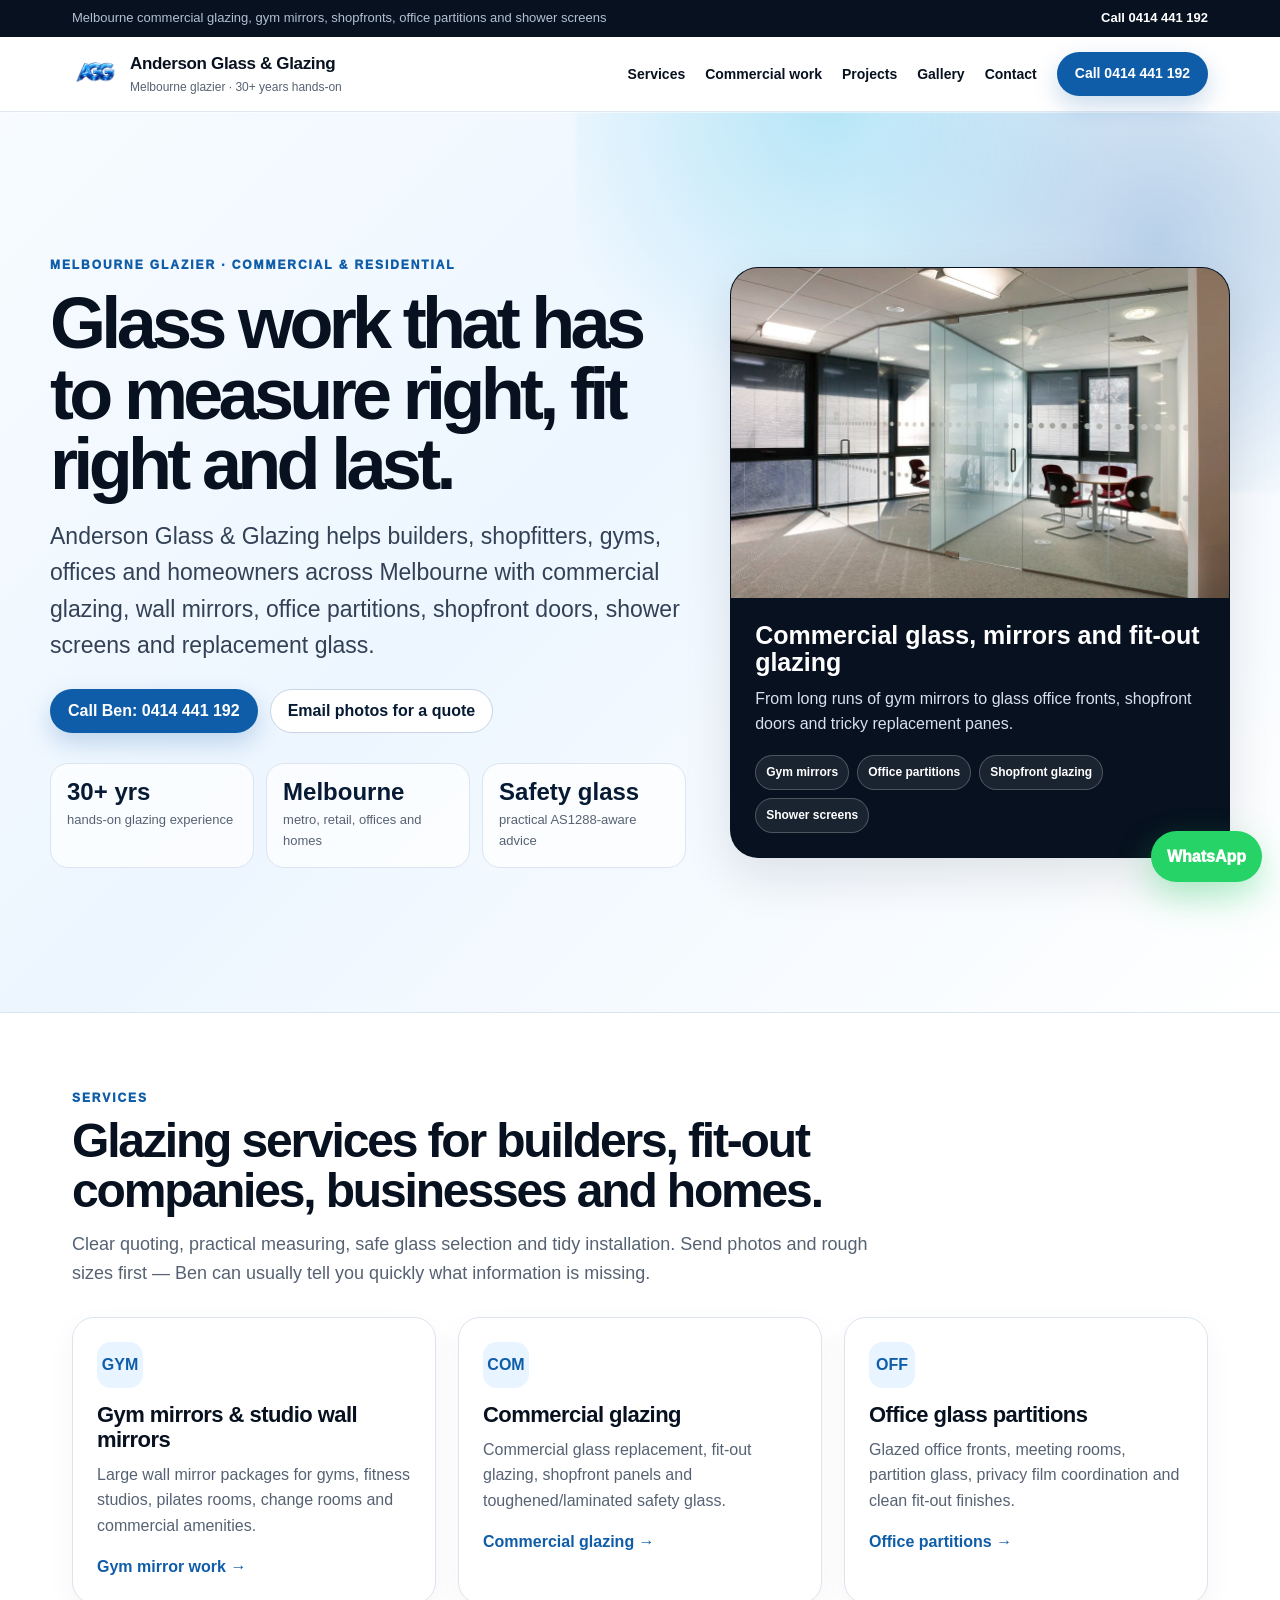
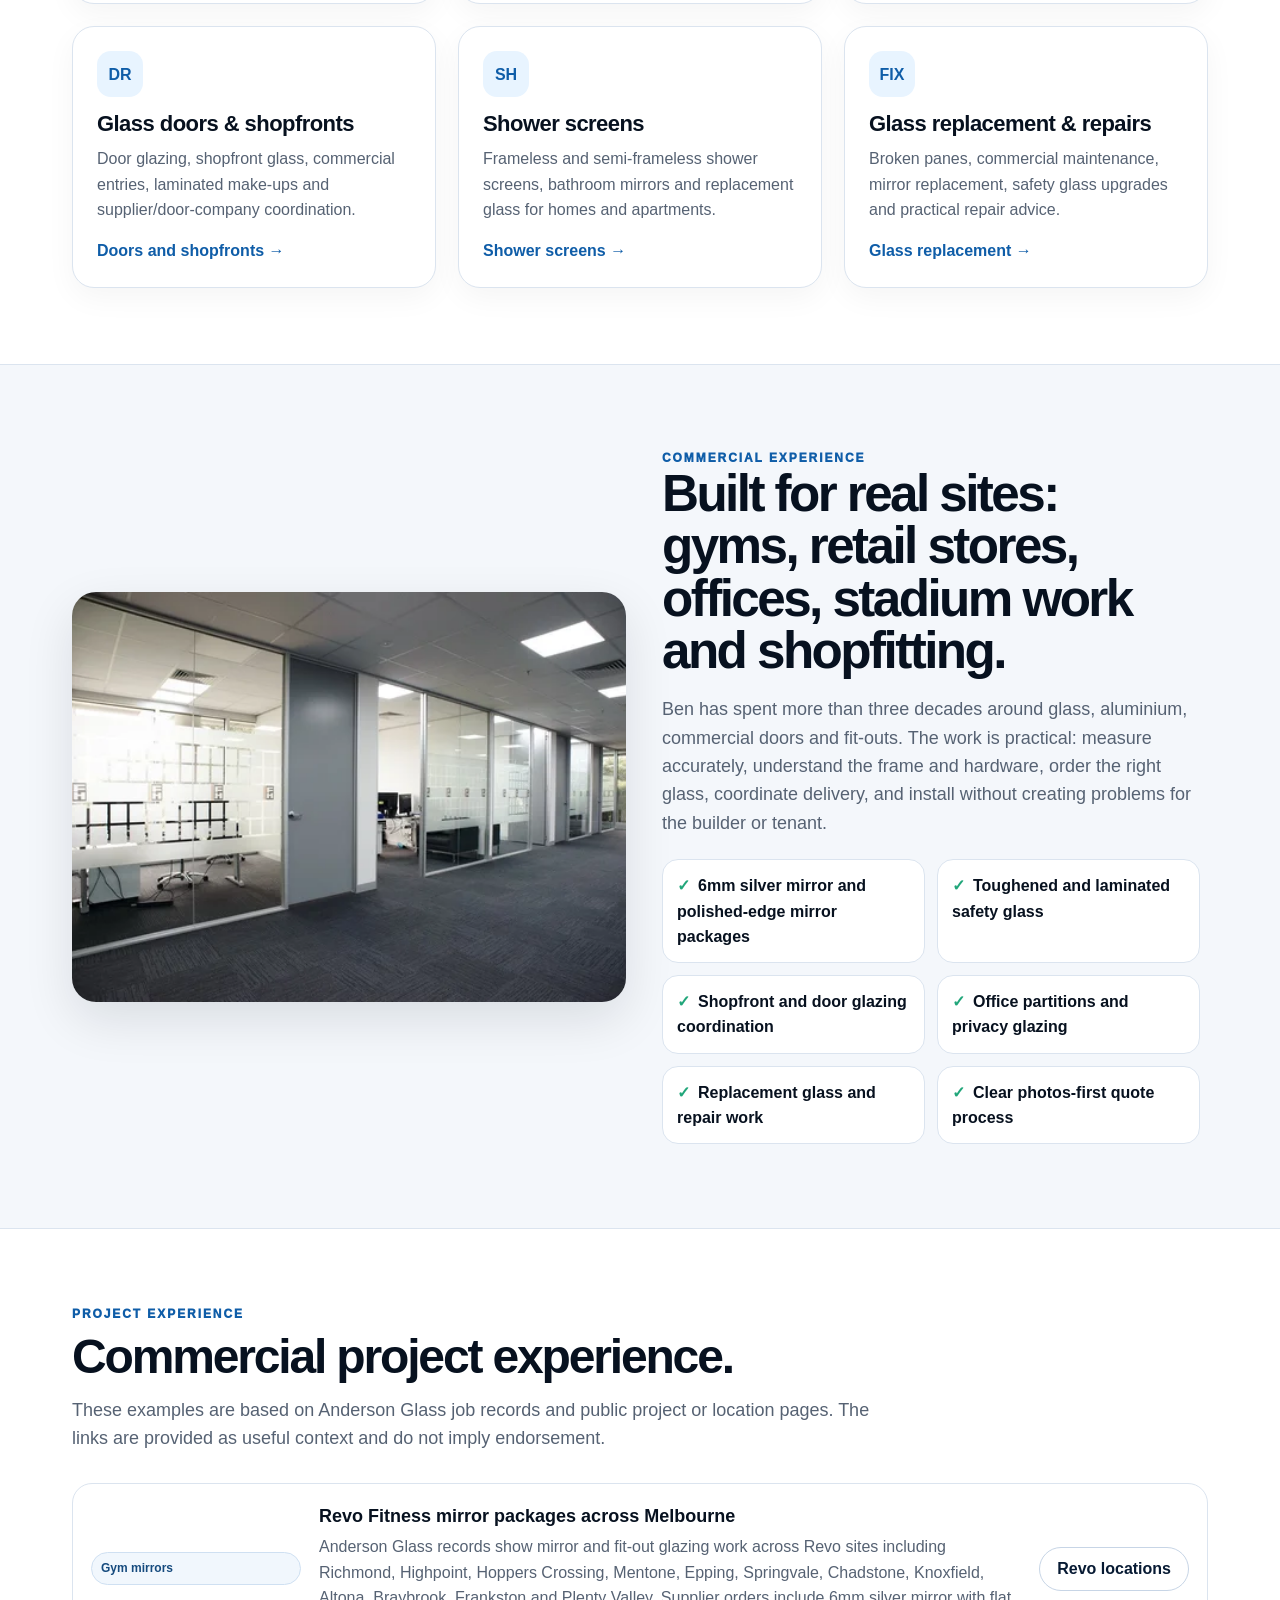
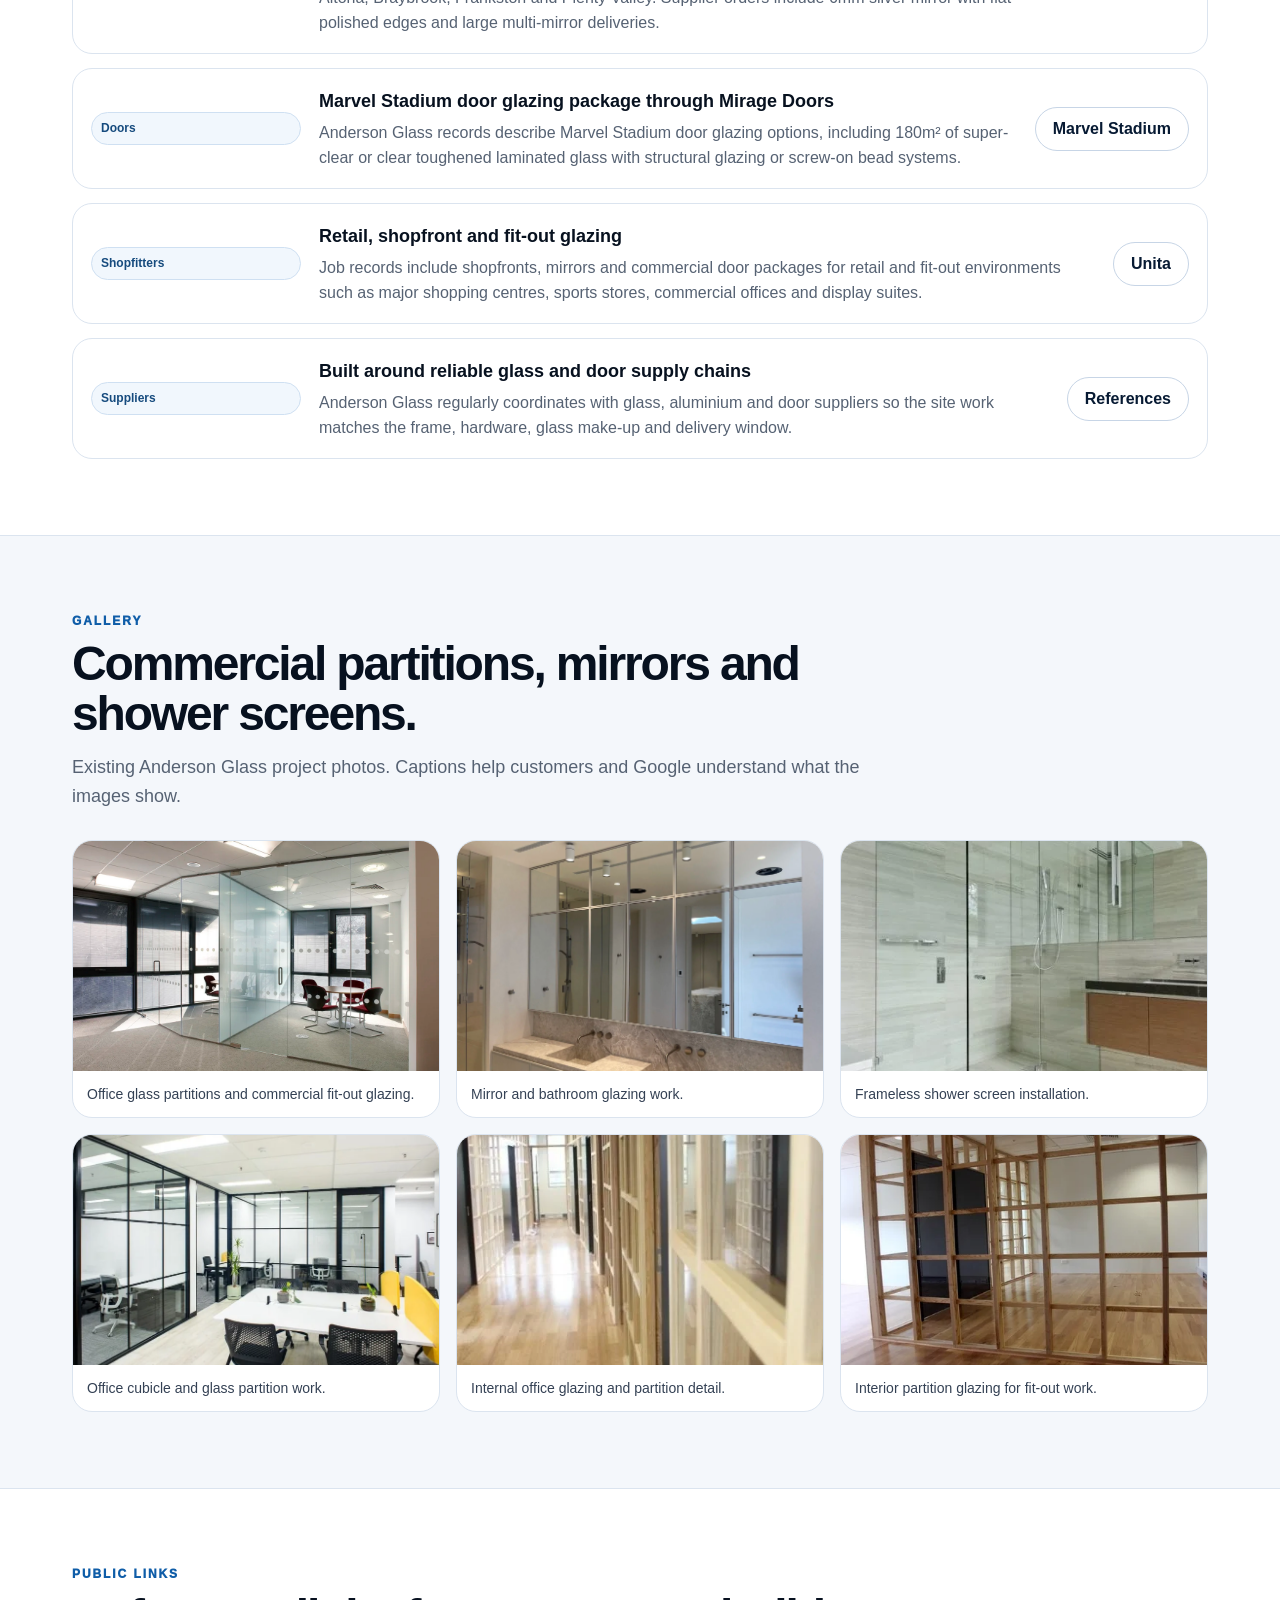
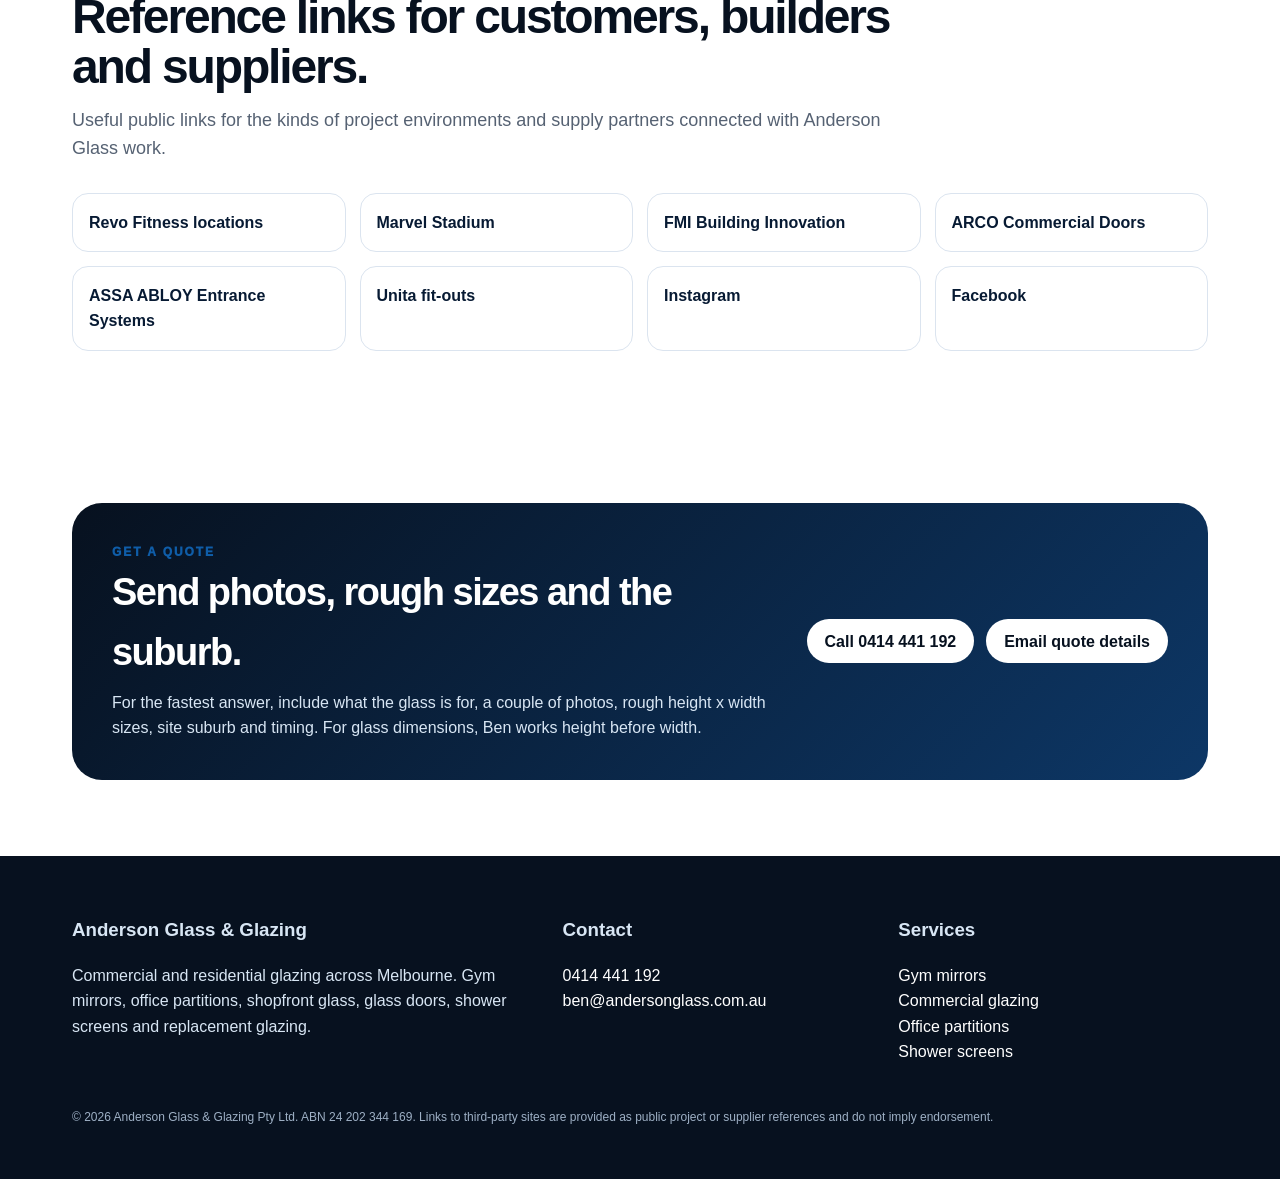
<file: index.html>
<!doctype html><html lang="en-AU"><head><meta charset="utf-8"><meta name="viewport" content="width=device-width, initial-scale=1"><title>Anderson Glass &amp; Glazing Melbourne | Commercial Glazing, Gym Mirrors &amp; Shower Screens</title><meta name="description" content="Melbourne glazier with 30+ years hands-on experience. Commercial glazing, gym mirrors, office glass partitions, shopfront doors, shower screens and glass replacement."><link rel="canonical" href="https://andersonglass.com.au/"><meta property="og:title" content="Anderson Glass &amp; Glazing Melbourne | Commercial Glazing, Gym Mirrors &amp; Shower Screens"><meta property="og:description" content="Melbourne glazier with 30+ years hands-on experience. Commercial glazing, gym mirrors, office glass partitions, shopfront doors, shower screens and glass replacement."><meta property="og:type" content="website"><meta property="og:url" content="https://andersonglass.com.au/"><meta property="og:image" content="https://andersonglass.com.au/assets/logo.png"><link rel="icon" href="assets/favicon.ico" sizes="any"><link rel="apple-touch-icon" href="assets/apple-touch-icon.png"><link rel="stylesheet" href="assets/site.css">
<script type="application/ld+json">{
  "@context":"https://schema.org",
  "@type":["LocalBusiness","HomeAndConstructionBusiness"],
  "name":"Anderson Glass & Glazing",
  "url":"https://andersonglass.com.au/",
  "image":"https://andersonglass.com.au/assets/logo.png",
  "telephone":"+61414441192",
  "email":"ben@andersonglass.com.au",
  "areaServed":["Melbourne","Narre Warren","Dandenong","Chadstone","Richmond","Frankston","Epping","Hoppers Crossing","Altona","South East Melbourne","Victoria"],
  "priceRange":"$$",
  "description":"Melbourne glazier specialising in commercial glazing, gym mirrors, office glass partitions, shopfront and door glazing, shower screens and glass replacement.",
  "sameAs":["https://www.instagram.com/andersonglassglazing/","https://www.facebook.com/AndersonGlassGlazing"]
}</script>
</head><body>
<a class="skip" href="#main">Skip to content</a>
<div class="topbar"><div class="container"><span>Melbourne commercial glazing, gym mirrors, shopfronts, office partitions and shower screens</span><a href="tel:+61414441192">Call 0414 441 192</a></div></div>
<header><div class="container"><div class="nav">
  <a class="brand" href="/" aria-label="Anderson Glass & Glazing home"><img src="assets/logo.png" alt="Anderson Glass & Glazing logo"><span><strong>Anderson Glass &amp; Glazing</strong><small>Melbourne glazier · 30+ years hands-on</small></span></a>
  <nav class="links" aria-label="Primary navigation"><a href="/#services">Services</a><a href="/#commercial">Commercial work</a><a href="/#projects">Projects</a><a href="/#gallery">Gallery</a><a href="/#contact">Contact</a><a class="btn primary" href="tel:+61414441192">Call 0414 441 192</a></nav>
  <button class="mobile-toggle" onclick="document.querySelector('.mobile-menu').classList.toggle('open')" aria-label="Menu">☰</button>
</div><nav class="mobile-menu" aria-label="Mobile navigation"><a href="/#services">Services</a><a href="/#commercial">Commercial work</a><a href="/#projects">Projects</a><a href="/#gallery">Gallery</a><a href="/#contact">Contact</a><a href="tel:+61414441192">Call 0414 441 192</a></nav></div></header>

<main id="main">
<section class="hero"><div class="container hero-grid"><div><div class="kicker">Melbourne glazier · commercial & residential</div><h1>Glass work that has to measure right, fit right and last.</h1><p class="lead">Anderson Glass &amp; Glazing helps builders, shopfitters, gyms, offices and homeowners across Melbourne with commercial glazing, wall mirrors, office partitions, shopfront doors, shower screens and replacement glass.</p><div class="hero-actions"><a class="btn primary" href="tel:+61414441192">Call Ben: 0414 441 192</a><a class="btn ghost" href="mailto:ben@andersonglass.com.au?subject=Glazing%20quote%20request">Email photos for a quote</a></div><div class="trust-row"><div class="trust"><strong>30+ yrs</strong><span>hands-on glazing experience</span></div><div class="trust"><strong>Melbourne</strong><span>metro, retail, offices and homes</span></div><div class="trust"><strong>Safety glass</strong><span>practical AS1288-aware advice</span></div></div></div><aside class="hero-card"><img src="assets/photos/Office+Partitions+2.jpg.webp" alt="Commercial glass office partition installed by Anderson Glass & Glazing"><div class="pad"><h2>Commercial glass, mirrors and fit-out glazing</h2><p>From long runs of gym mirrors to glass office fronts, shopfront doors and tricky replacement panes.</p><div class="pills"><span class="pill">Gym mirrors</span><span class="pill">Office partitions</span><span class="pill">Shopfront glazing</span><span class="pill">Shower screens</span></div></div></aside></div></section>

<section id="services"><div class="container"><div class="section-head"><div class="kicker">Services</div><h2>Glazing services for builders, fit-out companies, businesses and homes.</h2><p>Clear quoting, practical measuring, safe glass selection and tidy installation. Send photos and rough sizes first — Ben can usually tell you quickly what information is missing.</p></div><div class="grid services">
  <article class="card"><div class="service-icon">GYM</div><h3>Gym mirrors &amp; studio wall mirrors</h3><p>Large wall mirror packages for gyms, fitness studios, pilates rooms, change rooms and commercial amenities.</p><a class="more" href="/gym-mirrors-melbourne.html">Gym mirror work →</a></article>
  <article class="card"><div class="service-icon">COM</div><h3>Commercial glazing</h3><p>Commercial glass replacement, fit-out glazing, shopfront panels and toughened/laminated safety glass.</p><a class="more" href="/commercial-glazing-melbourne.html">Commercial glazing →</a></article>
  <article class="card"><div class="service-icon">OFF</div><h3>Office glass partitions</h3><p>Glazed office fronts, meeting rooms, partition glass, privacy film coordination and clean fit-out finishes.</p><a class="more" href="/office-glass-partitions-melbourne.html">Office partitions →</a></article>
  <article class="card"><div class="service-icon">DR</div><h3>Glass doors &amp; shopfronts</h3><p>Door glazing, shopfront glass, commercial entries, laminated make-ups and supplier/door-company coordination.</p><a class="more" href="/commercial-glazing-melbourne.html#doors">Doors and shopfronts →</a></article>
  <article class="card"><div class="service-icon">SH</div><h3>Shower screens</h3><p>Frameless and semi-frameless shower screens, bathroom mirrors and replacement glass for homes and apartments.</p><a class="more" href="/shower-screens-melbourne.html">Shower screens →</a></article>
  <article class="card"><div class="service-icon">FIX</div><h3>Glass replacement &amp; repairs</h3><p>Broken panes, commercial maintenance, mirror replacement, safety glass upgrades and practical repair advice.</p><a class="more" href="/glass-replacement-melbourne.html">Glass replacement →</a></article>
</div></div></section>

<section id="commercial" class="section-soft"><div class="container feature"><img src="assets/photos/office-partitions.jpeg.webp" alt="Glass office partition and commercial glazing installation"><div class="feature-text"><div class="kicker">Commercial experience</div><h2>Built for real sites: gyms, retail stores, offices, stadium work and shopfitting.</h2><p>Ben has spent more than three decades around glass, aluminium, commercial doors and fit-outs. The work is practical: measure accurately, understand the frame and hardware, order the right glass, coordinate delivery, and install without creating problems for the builder or tenant.</p><div class="checklist"><div class="check">6mm silver mirror and polished-edge mirror packages</div><div class="check">Toughened and laminated safety glass</div><div class="check">Shopfront and door glazing coordination</div><div class="check">Office partitions and privacy glazing</div><div class="check">Replacement glass and repair work</div><div class="check">Clear photos-first quote process</div></div></div></div></section>

<section id="projects"><div class="container"><div class="section-head"><div class="kicker">Project experience</div><h2>Commercial project experience.</h2><p>These examples are based on Anderson Glass job records and public project or location pages. The links are provided as useful context and do not imply endorsement.</p></div><div class="project-list">
  <article class="project"><span class="tag">Gym mirrors</span><div><strong>Revo Fitness mirror packages across Melbourne</strong><p>Anderson Glass records show mirror and fit-out glazing work across Revo sites including Richmond, Highpoint, Hoppers Crossing, Mentone, Epping, Springvale, Chadstone, Knoxfield, Altona, Braybrook, Frankston and Plenty Valley. Supplier orders include 6mm silver mirror with flat polished edges and large multi-mirror deliveries.</p></div><a class="btn ghost" href="https://revofitness.com.au/gyms/" target="_blank" rel="noopener">Revo locations</a></article>
  <article class="project"><span class="tag">Doors</span><div><strong>Marvel Stadium door glazing package through Mirage Doors</strong><p>Anderson Glass records describe Marvel Stadium door glazing options, including 180m² of super-clear or clear toughened laminated glass with structural glazing or screw-on bead systems.</p></div><a class="btn ghost" href="https://www.marvelstadium.com.au/" target="_blank" rel="noopener">Marvel Stadium</a></article>
  <article class="project"><span class="tag">Shopfitters</span><div><strong>Retail, shopfront and fit-out glazing</strong><p>Job records include shopfronts, mirrors and commercial door packages for retail and fit-out environments such as major shopping centres, sports stores, commercial offices and display suites.</p></div><a class="btn ghost" href="https://unita.com.au/" target="_blank" rel="noopener">Unita</a></article>
  <article class="project"><span class="tag">Suppliers</span><div><strong>Built around reliable glass and door supply chains</strong><p>Anderson Glass regularly coordinates with glass, aluminium and door suppliers so the site work matches the frame, hardware, glass make-up and delivery window.</p></div><a class="btn ghost" href="#references">References</a></article>
</div></div></section>

<section id="gallery" class="section-soft"><div class="container"><div class="section-head"><div class="kicker">Gallery</div><h2>Commercial partitions, mirrors and shower screens.</h2><p>Existing Anderson Glass project photos. Captions help customers and Google understand what the images show.</p></div><div class="gallery">
  <figure><img src="assets/photos/Office+Partitions+2.jpg.webp" alt="Glass office partitions for a Melbourne commercial fit-out"><figcaption>Office glass partitions and commercial fit-out glazing.</figcaption></figure>
  <figure><img src="assets/photos/IMG_4974.jpeg.webp" alt="Bathroom mirror and glazing installation"><figcaption>Mirror and bathroom glazing work.</figcaption></figure>
  <figure><img src="assets/photos/Frameless+shower.jpg.webp" alt="Frameless shower screen installed in Melbourne"><figcaption>Frameless shower screen installation.</figcaption></figure>
  <figure><img src="assets/photos/office cubicle 4.jpeg.webp" alt="Commercial glass office cubicle and partition"><figcaption>Office cubicle and glass partition work.</figcaption></figure>
  <figure><img src="assets/photos/Thorn-office-fitout-6.jpeg.webp" alt="Office fit-out with internal glazing"><figcaption>Internal office glazing and partition detail.</figcaption></figure>
  <figure><img src="assets/photos/partition 2.jpeg.webp" alt="Timber framed interior glass partition"><figcaption>Interior partition glazing for fit-out work.</figcaption></figure>
</div></div></section>

<section id="references"><div class="container"><div class="section-head"><div class="kicker">Public links</div><h2>Reference links for customers, builders and suppliers.</h2><p>Useful public links for the kinds of project environments and supply partners connected with Anderson Glass work.</p></div><div class="supplier-grid"><a href="https://revofitness.com.au/gyms/" target="_blank" rel="noopener">Revo Fitness locations</a><a href="https://www.marvelstadium.com.au/" target="_blank" rel="noopener">Marvel Stadium</a><a href="https://www.fmibi.com/" target="_blank" rel="noopener">FMI Building Innovation</a><a href="https://www.arco.com.au/" target="_blank" rel="noopener">ARCO Commercial Doors</a><a href="https://www.assaabloyentrance.com/au/en" target="_blank" rel="noopener">ASSA ABLOY Entrance Systems</a><a href="https://unita.com.au/" target="_blank" rel="noopener">Unita fit-outs</a><a href="https://www.instagram.com/andersonglassglazing/" target="_blank" rel="noopener">Instagram</a><a href="https://www.facebook.com/AndersonGlassGlazing" target="_blank" rel="noopener">Facebook</a></div></div></section>

<section id="contact"><div class="container"><div class="quote-box"><div><div class="kicker">Get a quote</div><h2>Send photos, rough sizes and the suburb.</h2><p>For the fastest answer, include what the glass is for, a couple of photos, rough height x width sizes, site suburb and timing. For glass dimensions, Ben works height before width.</p></div><div class="hero-actions"><a class="btn" href="tel:+61414441192">Call 0414 441 192</a><a class="btn" href="mailto:ben@andersonglass.com.au?subject=Glazing%20quote%20request&body=Hi%20Ben%2C%0A%0AJob%20type%3A%0ASuburb%3A%0ARough%20sizes%20%28height%20x%20width%29%3A%0APhotos%20attached%3A%0ATiming%3A%0A">Email quote details</a></div></div></div></section>
</main>

<a class="whatsapp" href="https://wa.me/61414441192" target="_blank" rel="noopener">WhatsApp</a>
<footer><div class="container"><div class="footer-grid"><div><h3>Anderson Glass &amp; Glazing</h3><p>Commercial and residential glazing across Melbourne. Gym mirrors, office partitions, shopfront glass, glass doors, shower screens and replacement glazing.</p></div><div><h3>Contact</h3><p><a href="tel:+61414441192">0414 441 192</a><br><a href="mailto:ben@andersonglass.com.au">ben@andersonglass.com.au</a></p></div><div><h3>Services</h3><p><a href="/gym-mirrors-melbourne.html">Gym mirrors</a><br><a href="/commercial-glazing-melbourne.html">Commercial glazing</a><br><a href="/office-glass-partitions-melbourne.html">Office partitions</a><br><a href="/shower-screens-melbourne.html">Shower screens</a></p></div></div><p class="fine">© 2026 Anderson Glass &amp; Glazing Pty Ltd. ABN 24 202 344 169. Links to third-party sites are provided as public project or supplier references and do not imply endorsement.</p></div></footer>
<script>document.querySelectorAll('.mobile-menu a').forEach(a=>a.addEventListener('click',()=>document.querySelector('.mobile-menu').classList.remove('open')));</script>
</body></html>
</file>
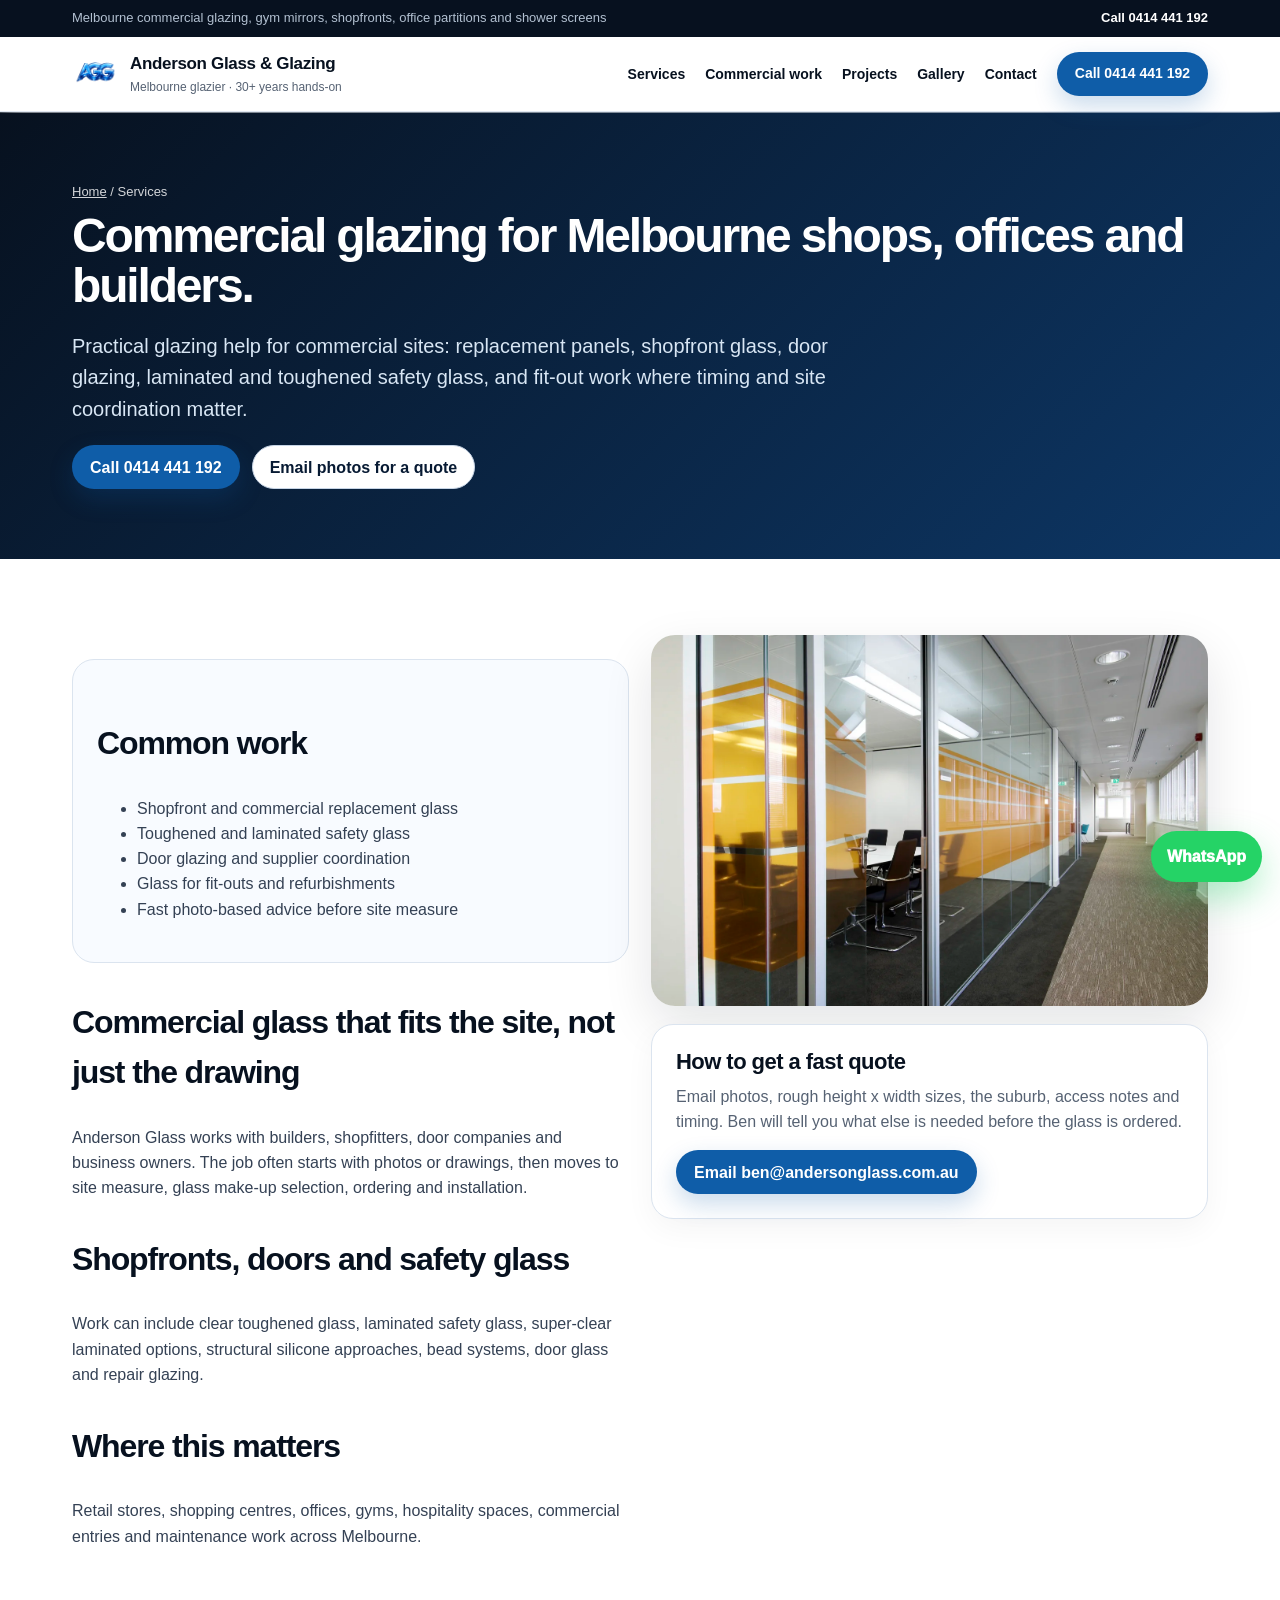
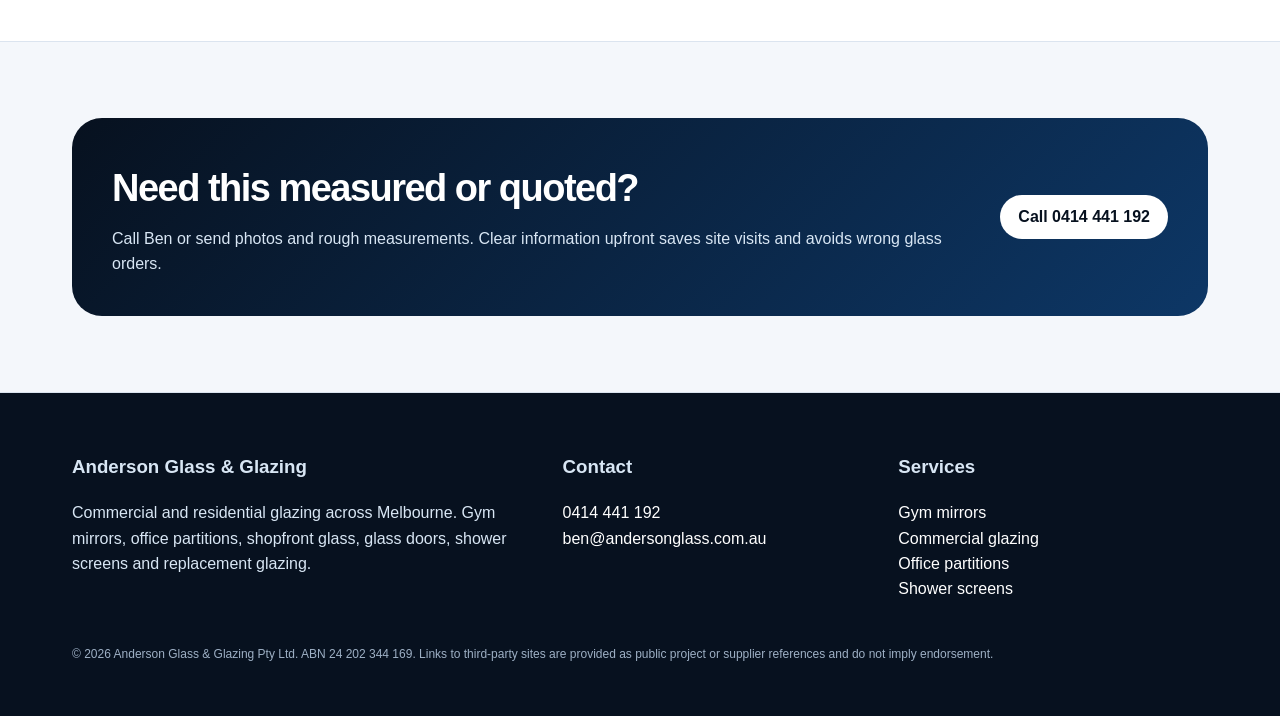
<file: commercial-glazing-melbourne.html>
<!doctype html><html lang="en-AU"><head><meta charset="utf-8"><meta name="viewport" content="width=device-width, initial-scale=1"><title>Commercial Glazing Melbourne | Shopfront Glass, Door Glazing &amp; Fit-Outs</title><meta name="description" content="Commercial glazing in Melbourne: shopfront glass, door glazing, laminated and toughened safety glass, fit-out glazing and glass replacement."><link rel="canonical" href="https://andersonglass.com.au/commercial-glazing-melbourne.html"><meta property="og:title" content="Commercial Glazing Melbourne | Shopfront Glass, Door Glazing &amp; Fit-Outs"><meta property="og:description" content="Commercial glazing in Melbourne: shopfront glass, door glazing, laminated and toughened safety glass, fit-out glazing and glass replacement."><meta property="og:type" content="website"><meta property="og:url" content="https://andersonglass.com.au/commercial-glazing-melbourne.html"><meta property="og:image" content="https://andersonglass.com.au/assets/logo.png"><link rel="icon" href="assets/favicon.ico" sizes="any"><link rel="apple-touch-icon" href="assets/apple-touch-icon.png"><link rel="stylesheet" href="assets/site.css">
<script type="application/ld+json">{
  "@context":"https://schema.org",
  "@type":["LocalBusiness","HomeAndConstructionBusiness"],
  "name":"Anderson Glass & Glazing",
  "url":"https://andersonglass.com.au/",
  "image":"https://andersonglass.com.au/assets/logo.png",
  "telephone":"+61414441192",
  "email":"ben@andersonglass.com.au",
  "areaServed":["Melbourne","Narre Warren","Dandenong","Chadstone","Richmond","Frankston","Epping","Hoppers Crossing","Altona","South East Melbourne","Victoria"],
  "priceRange":"$$",
  "description":"Melbourne glazier specialising in commercial glazing, gym mirrors, office glass partitions, shopfront and door glazing, shower screens and glass replacement.",
  "sameAs":["https://www.instagram.com/andersonglassglazing/","https://www.facebook.com/AndersonGlassGlazing"]
}</script>
</head><body>
<a class="skip" href="#main">Skip to content</a>
<div class="topbar"><div class="container"><span>Melbourne commercial glazing, gym mirrors, shopfronts, office partitions and shower screens</span><a href="tel:+61414441192">Call 0414 441 192</a></div></div>
<header><div class="container"><div class="nav">
  <a class="brand" href="/" aria-label="Anderson Glass & Glazing home"><img src="assets/logo.png" alt="Anderson Glass & Glazing logo"><span><strong>Anderson Glass &amp; Glazing</strong><small>Melbourne glazier · 30+ years hands-on</small></span></a>
  <nav class="links" aria-label="Primary navigation"><a href="/#services">Services</a><a href="/#commercial">Commercial work</a><a href="/#projects">Projects</a><a href="/#gallery">Gallery</a><a href="/#contact">Contact</a><a class="btn primary" href="tel:+61414441192">Call 0414 441 192</a></nav>
  <button class="mobile-toggle" onclick="document.querySelector('.mobile-menu').classList.toggle('open')" aria-label="Menu">☰</button>
</div><nav class="mobile-menu" aria-label="Mobile navigation"><a href="/#services">Services</a><a href="/#commercial">Commercial work</a><a href="/#projects">Projects</a><a href="/#gallery">Gallery</a><a href="/#contact">Contact</a><a href="tel:+61414441192">Call 0414 441 192</a></nav></div></header>

<main id="main"><section class="page-hero"><div class="container"><div class="breadcrumb"><a href="/">Home</a> / Services</div><h1>Commercial glazing for Melbourne shops, offices and builders.</h1><p>Practical glazing help for commercial sites: replacement panels, shopfront glass, door glazing, laminated and toughened safety glass, and fit-out work where timing and site coordination matter.</p><div class="hero-actions"><a class="btn primary" href="tel:+61414441192">Call 0414 441 192</a><a class="btn ghost" href="mailto:ben@andersonglass.com.au?subject=Commercial%20glazing%20for%20Melbourne%20shops%2C%20offices%20and%20builders.">Email photos for a quote</a></div></div></section>
<section><div class="container grid two"><article class="content"><div class="panel"><h2>Common work</h2><ul><li>Shopfront and commercial replacement glass</li><li>Toughened and laminated safety glass</li><li>Door glazing and supplier coordination</li><li>Glass for fit-outs and refurbishments</li><li>Fast photo-based advice before site measure</li></ul></div><h2>Commercial glass that fits the site, not just the drawing</h2><p>Anderson Glass works with builders, shopfitters, door companies and business owners. The job often starts with photos or drawings, then moves to site measure, glass make-up selection, ordering and installation.</p><h2>Shopfronts, doors and safety glass</h2><p>Work can include clear toughened glass, laminated safety glass, super-clear laminated options, structural silicone approaches, bead systems, door glass and repair glazing.</p><h2>Where this matters</h2><p>Retail stores, shopping centres, offices, gyms, hospitality spaces, commercial entries and maintenance work across Melbourne.</p></article><aside><img src="assets/photos/Office+Partitions+1.jpg.webp" alt="Anderson Glass commercial glazing work" style="border-radius:24px;box-shadow:var(--shadow);margin-bottom:18px"><div class="card"><h3>How to get a fast quote</h3><p>Email photos, rough height x width sizes, the suburb, access notes and timing. Ben will tell you what else is needed before the glass is ordered.</p><a class="btn primary" href="mailto:ben@andersonglass.com.au?subject=Glazing%20quote%20request">Email ben@andersonglass.com.au</a></div></aside></div></section><section class="section-soft"><div class="container"><div class="quote-box"><div><h2>Need this measured or quoted?</h2><p>Call Ben or send photos and rough measurements. Clear information upfront saves site visits and avoids wrong glass orders.</p></div><a class="btn" href="tel:+61414441192">Call 0414 441 192</a></div></div></section></main>
<a class="whatsapp" href="https://wa.me/61414441192" target="_blank" rel="noopener">WhatsApp</a>
<footer><div class="container"><div class="footer-grid"><div><h3>Anderson Glass &amp; Glazing</h3><p>Commercial and residential glazing across Melbourne. Gym mirrors, office partitions, shopfront glass, glass doors, shower screens and replacement glazing.</p></div><div><h3>Contact</h3><p><a href="tel:+61414441192">0414 441 192</a><br><a href="mailto:ben@andersonglass.com.au">ben@andersonglass.com.au</a></p></div><div><h3>Services</h3><p><a href="/gym-mirrors-melbourne.html">Gym mirrors</a><br><a href="/commercial-glazing-melbourne.html">Commercial glazing</a><br><a href="/office-glass-partitions-melbourne.html">Office partitions</a><br><a href="/shower-screens-melbourne.html">Shower screens</a></p></div></div><p class="fine">© 2026 Anderson Glass &amp; Glazing Pty Ltd. ABN 24 202 344 169. Links to third-party sites are provided as public project or supplier references and do not imply endorsement.</p></div></footer>
<script>document.querySelectorAll('.mobile-menu a').forEach(a=>a.addEventListener('click',()=>document.querySelector('.mobile-menu').classList.remove('open')));</script>
</body></html>
</file>
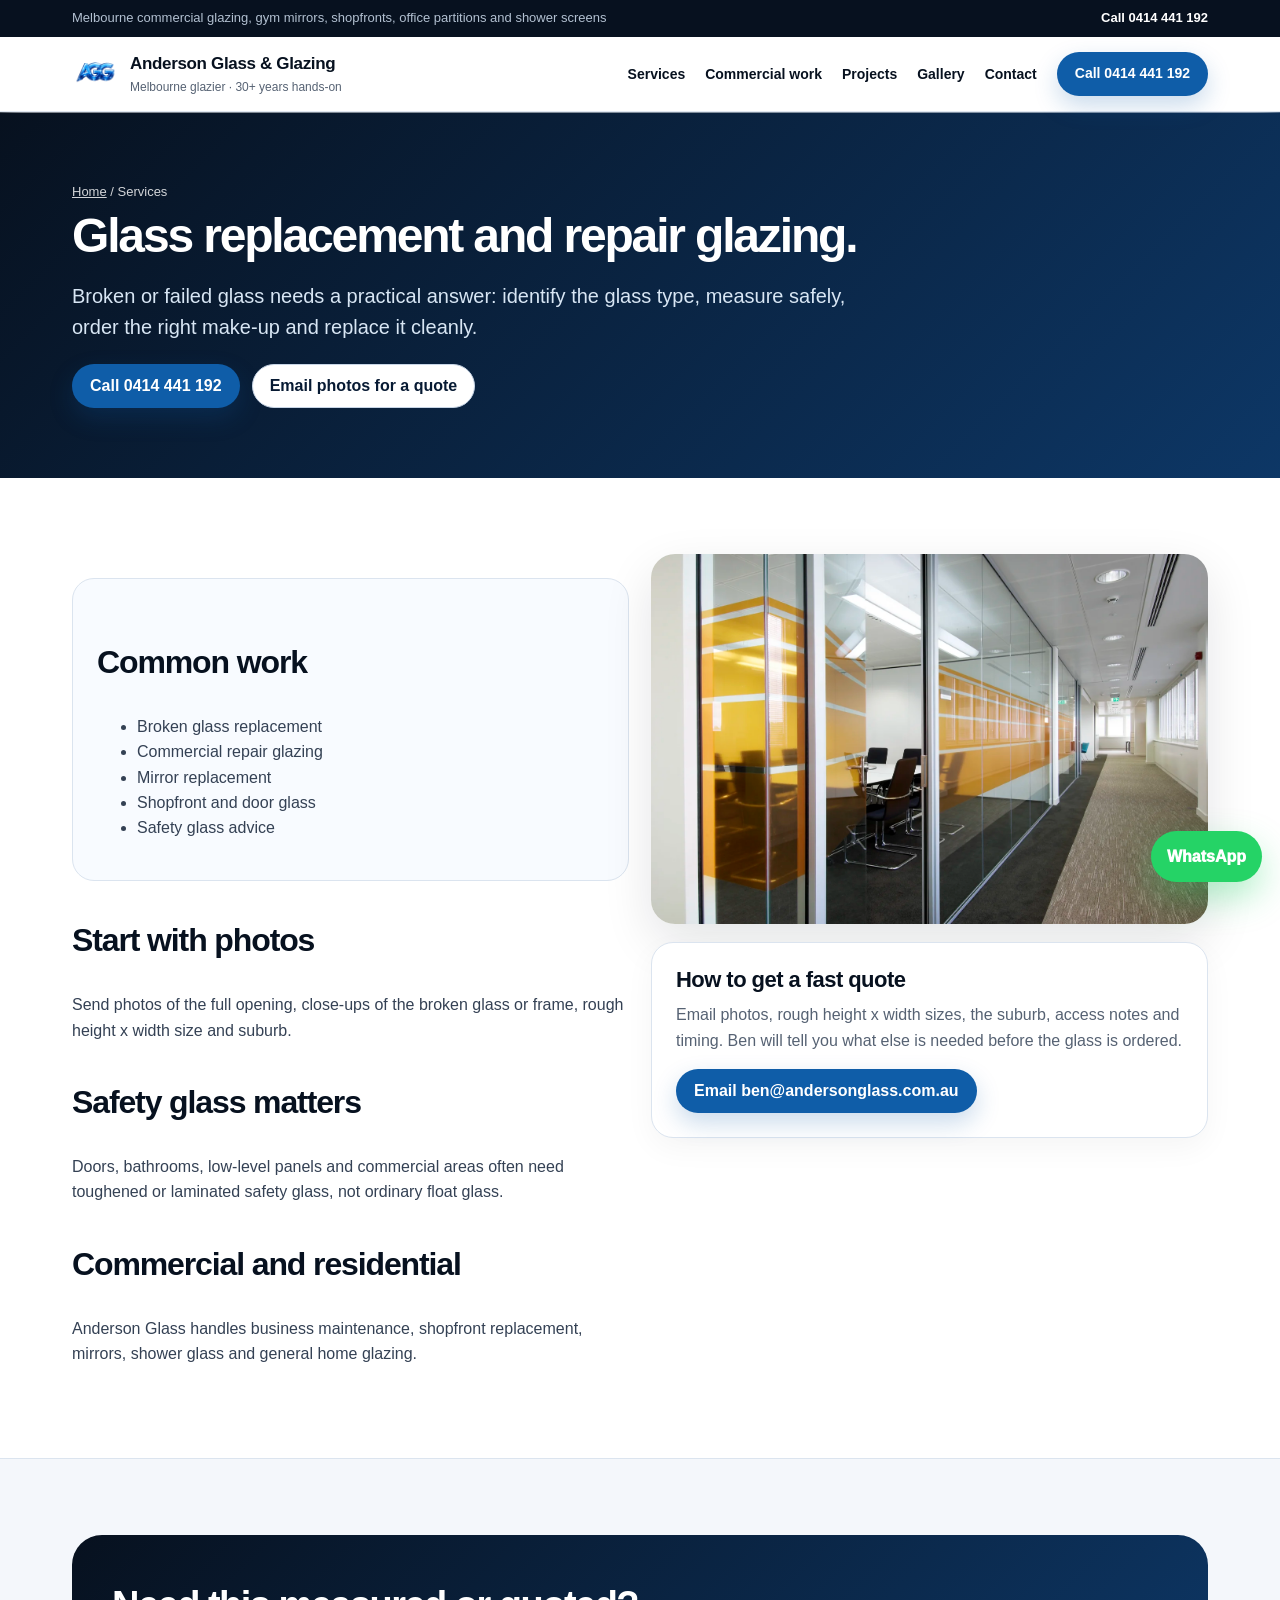
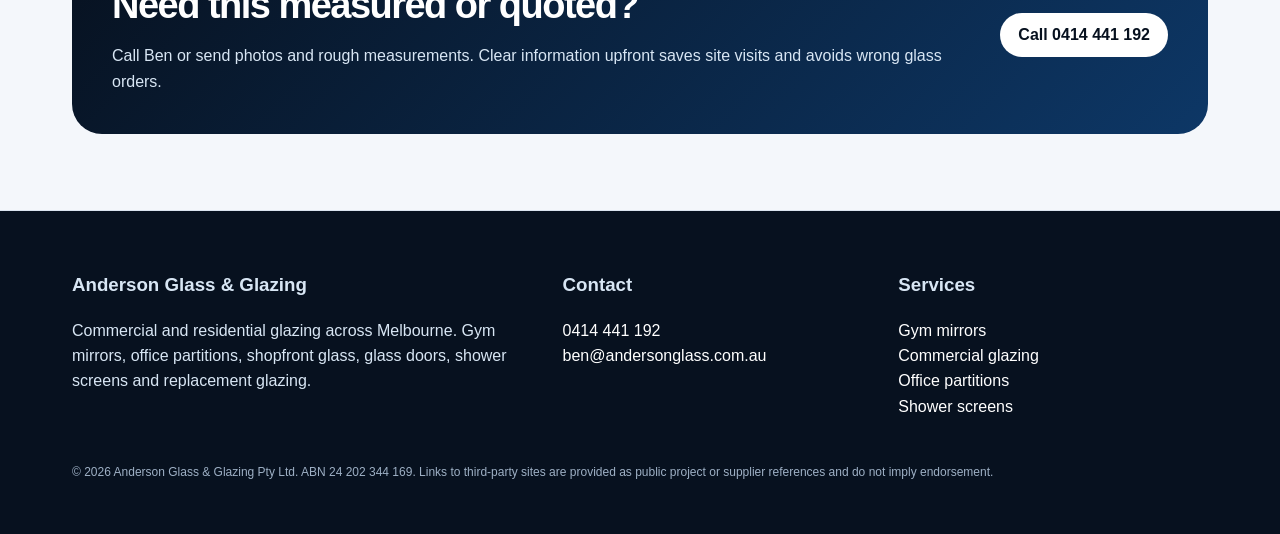
<file: glass-replacement-melbourne.html>
<!doctype html><html lang="en-AU"><head><meta charset="utf-8"><meta name="viewport" content="width=device-width, initial-scale=1"><title>Glass Replacement Melbourne | Broken Glass, Mirrors &amp; Commercial Repairs</title><meta name="description" content="Glass replacement in Melbourne for broken panes, commercial glazing repairs, mirrors, shopfront glass and safety glass upgrades."><link rel="canonical" href="https://andersonglass.com.au/glass-replacement-melbourne.html"><meta property="og:title" content="Glass Replacement Melbourne | Broken Glass, Mirrors &amp; Commercial Repairs"><meta property="og:description" content="Glass replacement in Melbourne for broken panes, commercial glazing repairs, mirrors, shopfront glass and safety glass upgrades."><meta property="og:type" content="website"><meta property="og:url" content="https://andersonglass.com.au/glass-replacement-melbourne.html"><meta property="og:image" content="https://andersonglass.com.au/assets/logo.png"><link rel="icon" href="assets/favicon.ico" sizes="any"><link rel="apple-touch-icon" href="assets/apple-touch-icon.png"><link rel="stylesheet" href="assets/site.css">
<script type="application/ld+json">{
  "@context":"https://schema.org",
  "@type":["LocalBusiness","HomeAndConstructionBusiness"],
  "name":"Anderson Glass & Glazing",
  "url":"https://andersonglass.com.au/",
  "image":"https://andersonglass.com.au/assets/logo.png",
  "telephone":"+61414441192",
  "email":"ben@andersonglass.com.au",
  "areaServed":["Melbourne","Narre Warren","Dandenong","Chadstone","Richmond","Frankston","Epping","Hoppers Crossing","Altona","South East Melbourne","Victoria"],
  "priceRange":"$$",
  "description":"Melbourne glazier specialising in commercial glazing, gym mirrors, office glass partitions, shopfront and door glazing, shower screens and glass replacement.",
  "sameAs":["https://www.instagram.com/andersonglassglazing/","https://www.facebook.com/AndersonGlassGlazing"]
}</script>
</head><body>
<a class="skip" href="#main">Skip to content</a>
<div class="topbar"><div class="container"><span>Melbourne commercial glazing, gym mirrors, shopfronts, office partitions and shower screens</span><a href="tel:+61414441192">Call 0414 441 192</a></div></div>
<header><div class="container"><div class="nav">
  <a class="brand" href="/" aria-label="Anderson Glass & Glazing home"><img src="assets/logo.png" alt="Anderson Glass & Glazing logo"><span><strong>Anderson Glass &amp; Glazing</strong><small>Melbourne glazier · 30+ years hands-on</small></span></a>
  <nav class="links" aria-label="Primary navigation"><a href="/#services">Services</a><a href="/#commercial">Commercial work</a><a href="/#projects">Projects</a><a href="/#gallery">Gallery</a><a href="/#contact">Contact</a><a class="btn primary" href="tel:+61414441192">Call 0414 441 192</a></nav>
  <button class="mobile-toggle" onclick="document.querySelector('.mobile-menu').classList.toggle('open')" aria-label="Menu">☰</button>
</div><nav class="mobile-menu" aria-label="Mobile navigation"><a href="/#services">Services</a><a href="/#commercial">Commercial work</a><a href="/#projects">Projects</a><a href="/#gallery">Gallery</a><a href="/#contact">Contact</a><a href="tel:+61414441192">Call 0414 441 192</a></nav></div></header>

<main id="main"><section class="page-hero"><div class="container"><div class="breadcrumb"><a href="/">Home</a> / Services</div><h1>Glass replacement and repair glazing.</h1><p>Broken or failed glass needs a practical answer: identify the glass type, measure safely, order the right make-up and replace it cleanly.</p><div class="hero-actions"><a class="btn primary" href="tel:+61414441192">Call 0414 441 192</a><a class="btn ghost" href="mailto:ben@andersonglass.com.au?subject=Glass%20replacement%20and%20repair%20glazing.">Email photos for a quote</a></div></div></section>
<section><div class="container grid two"><article class="content"><div class="panel"><h2>Common work</h2><ul><li>Broken glass replacement</li><li>Commercial repair glazing</li><li>Mirror replacement</li><li>Shopfront and door glass</li><li>Safety glass advice</li></ul></div><h2>Start with photos</h2><p>Send photos of the full opening, close-ups of the broken glass or frame, rough height x width size and suburb.</p><h2>Safety glass matters</h2><p>Doors, bathrooms, low-level panels and commercial areas often need toughened or laminated safety glass, not ordinary float glass.</p><h2>Commercial and residential</h2><p>Anderson Glass handles business maintenance, shopfront replacement, mirrors, shower glass and general home glazing.</p></article><aside><img src="assets/photos/Office+Partitions+1.jpg.webp" alt="Anderson Glass commercial glazing work" style="border-radius:24px;box-shadow:var(--shadow);margin-bottom:18px"><div class="card"><h3>How to get a fast quote</h3><p>Email photos, rough height x width sizes, the suburb, access notes and timing. Ben will tell you what else is needed before the glass is ordered.</p><a class="btn primary" href="mailto:ben@andersonglass.com.au?subject=Glazing%20quote%20request">Email ben@andersonglass.com.au</a></div></aside></div></section><section class="section-soft"><div class="container"><div class="quote-box"><div><h2>Need this measured or quoted?</h2><p>Call Ben or send photos and rough measurements. Clear information upfront saves site visits and avoids wrong glass orders.</p></div><a class="btn" href="tel:+61414441192">Call 0414 441 192</a></div></div></section></main>
<a class="whatsapp" href="https://wa.me/61414441192" target="_blank" rel="noopener">WhatsApp</a>
<footer><div class="container"><div class="footer-grid"><div><h3>Anderson Glass &amp; Glazing</h3><p>Commercial and residential glazing across Melbourne. Gym mirrors, office partitions, shopfront glass, glass doors, shower screens and replacement glazing.</p></div><div><h3>Contact</h3><p><a href="tel:+61414441192">0414 441 192</a><br><a href="mailto:ben@andersonglass.com.au">ben@andersonglass.com.au</a></p></div><div><h3>Services</h3><p><a href="/gym-mirrors-melbourne.html">Gym mirrors</a><br><a href="/commercial-glazing-melbourne.html">Commercial glazing</a><br><a href="/office-glass-partitions-melbourne.html">Office partitions</a><br><a href="/shower-screens-melbourne.html">Shower screens</a></p></div></div><p class="fine">© 2026 Anderson Glass &amp; Glazing Pty Ltd. ABN 24 202 344 169. Links to third-party sites are provided as public project or supplier references and do not imply endorsement.</p></div></footer>
<script>document.querySelectorAll('.mobile-menu a').forEach(a=>a.addEventListener('click',()=>document.querySelector('.mobile-menu').classList.remove('open')));</script>
</body></html>
</file>
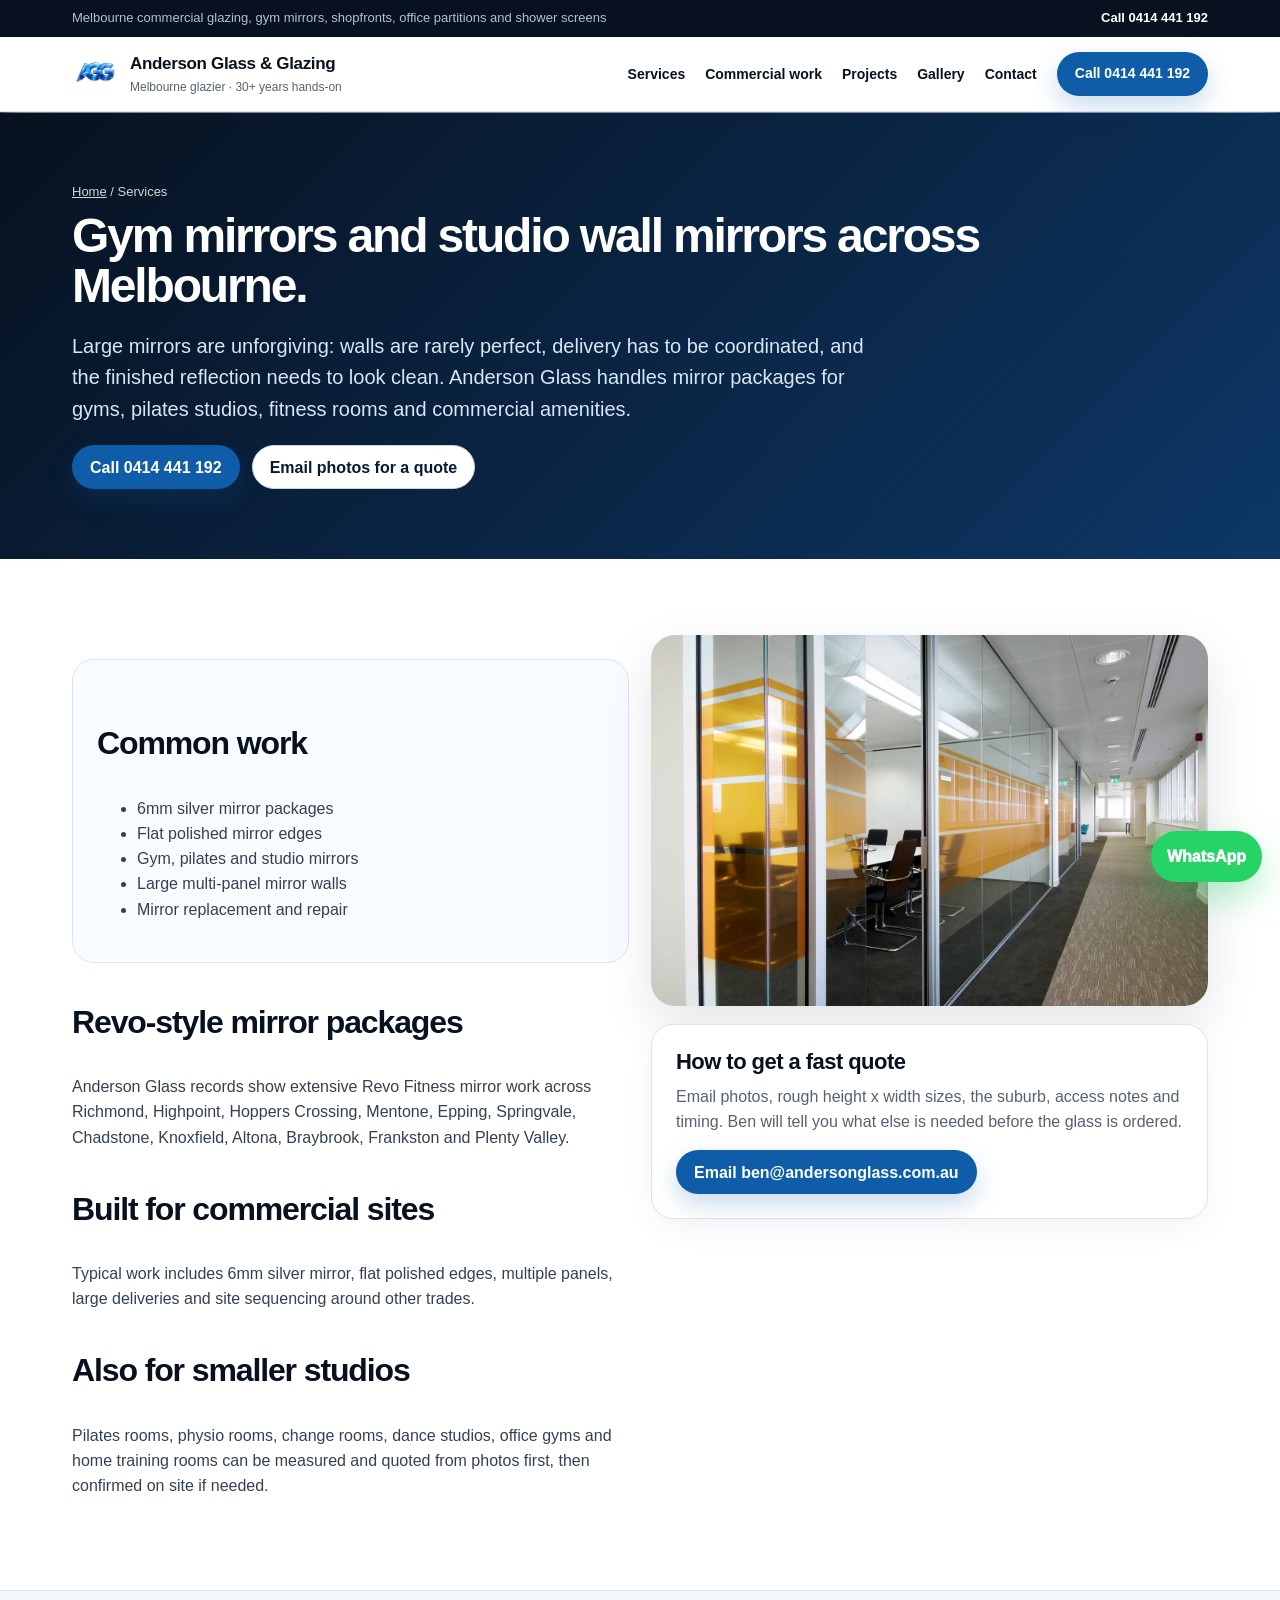
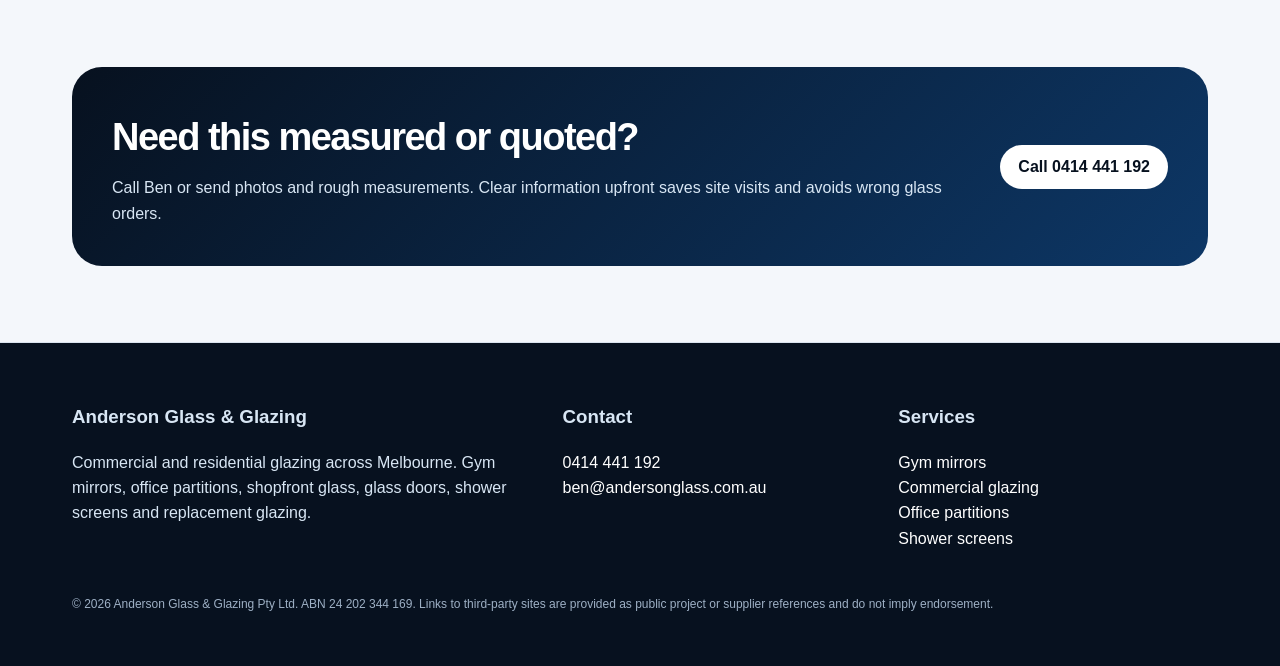
<file: gym-mirrors-melbourne.html>
<!doctype html><html lang="en-AU"><head><meta charset="utf-8"><meta name="viewport" content="width=device-width, initial-scale=1"><title>Gym Mirrors Melbourne | Wall Mirrors for Gyms, Pilates &amp; Fitness Studios</title><meta name="description" content="Melbourne gym mirror installer for fitness centres, pilates studios, dance studios and commercial amenities. Large 6mm silver mirror packages and replacement mirrors."><link rel="canonical" href="https://andersonglass.com.au/gym-mirrors-melbourne.html"><meta property="og:title" content="Gym Mirrors Melbourne | Wall Mirrors for Gyms, Pilates &amp; Fitness Studios"><meta property="og:description" content="Melbourne gym mirror installer for fitness centres, pilates studios, dance studios and commercial amenities. Large 6mm silver mirror packages and replacement mirrors."><meta property="og:type" content="website"><meta property="og:url" content="https://andersonglass.com.au/gym-mirrors-melbourne.html"><meta property="og:image" content="https://andersonglass.com.au/assets/logo.png"><link rel="icon" href="assets/favicon.ico" sizes="any"><link rel="apple-touch-icon" href="assets/apple-touch-icon.png"><link rel="stylesheet" href="assets/site.css">
<script type="application/ld+json">{
  "@context":"https://schema.org",
  "@type":["LocalBusiness","HomeAndConstructionBusiness"],
  "name":"Anderson Glass & Glazing",
  "url":"https://andersonglass.com.au/",
  "image":"https://andersonglass.com.au/assets/logo.png",
  "telephone":"+61414441192",
  "email":"ben@andersonglass.com.au",
  "areaServed":["Melbourne","Narre Warren","Dandenong","Chadstone","Richmond","Frankston","Epping","Hoppers Crossing","Altona","South East Melbourne","Victoria"],
  "priceRange":"$$",
  "description":"Melbourne glazier specialising in commercial glazing, gym mirrors, office glass partitions, shopfront and door glazing, shower screens and glass replacement.",
  "sameAs":["https://www.instagram.com/andersonglassglazing/","https://www.facebook.com/AndersonGlassGlazing"]
}</script>
</head><body>
<a class="skip" href="#main">Skip to content</a>
<div class="topbar"><div class="container"><span>Melbourne commercial glazing, gym mirrors, shopfronts, office partitions and shower screens</span><a href="tel:+61414441192">Call 0414 441 192</a></div></div>
<header><div class="container"><div class="nav">
  <a class="brand" href="/" aria-label="Anderson Glass & Glazing home"><img src="assets/logo.png" alt="Anderson Glass & Glazing logo"><span><strong>Anderson Glass &amp; Glazing</strong><small>Melbourne glazier · 30+ years hands-on</small></span></a>
  <nav class="links" aria-label="Primary navigation"><a href="/#services">Services</a><a href="/#commercial">Commercial work</a><a href="/#projects">Projects</a><a href="/#gallery">Gallery</a><a href="/#contact">Contact</a><a class="btn primary" href="tel:+61414441192">Call 0414 441 192</a></nav>
  <button class="mobile-toggle" onclick="document.querySelector('.mobile-menu').classList.toggle('open')" aria-label="Menu">☰</button>
</div><nav class="mobile-menu" aria-label="Mobile navigation"><a href="/#services">Services</a><a href="/#commercial">Commercial work</a><a href="/#projects">Projects</a><a href="/#gallery">Gallery</a><a href="/#contact">Contact</a><a href="tel:+61414441192">Call 0414 441 192</a></nav></div></header>

<main id="main"><section class="page-hero"><div class="container"><div class="breadcrumb"><a href="/">Home</a> / Services</div><h1>Gym mirrors and studio wall mirrors across Melbourne.</h1><p>Large mirrors are unforgiving: walls are rarely perfect, delivery has to be coordinated, and the finished reflection needs to look clean. Anderson Glass handles mirror packages for gyms, pilates studios, fitness rooms and commercial amenities.</p><div class="hero-actions"><a class="btn primary" href="tel:+61414441192">Call 0414 441 192</a><a class="btn ghost" href="mailto:ben@andersonglass.com.au?subject=Gym%20mirrors%20and%20studio%20wall%20mirrors%20across%20Melbourne.">Email photos for a quote</a></div></div></section>
<section><div class="container grid two"><article class="content"><div class="panel"><h2>Common work</h2><ul><li>6mm silver mirror packages</li><li>Flat polished mirror edges</li><li>Gym, pilates and studio mirrors</li><li>Large multi-panel mirror walls</li><li>Mirror replacement and repair</li></ul></div><h2>Revo-style mirror packages</h2><p>Anderson Glass records show extensive Revo Fitness mirror work across Richmond, Highpoint, Hoppers Crossing, Mentone, Epping, Springvale, Chadstone, Knoxfield, Altona, Braybrook, Frankston and Plenty Valley.</p><h2>Built for commercial sites</h2><p>Typical work includes 6mm silver mirror, flat polished edges, multiple panels, large deliveries and site sequencing around other trades.</p><h2>Also for smaller studios</h2><p>Pilates rooms, physio rooms, change rooms, dance studios, office gyms and home training rooms can be measured and quoted from photos first, then confirmed on site if needed.</p></article><aside><img src="assets/photos/Office+Partitions+1.jpg.webp" alt="Anderson Glass commercial glazing work" style="border-radius:24px;box-shadow:var(--shadow);margin-bottom:18px"><div class="card"><h3>How to get a fast quote</h3><p>Email photos, rough height x width sizes, the suburb, access notes and timing. Ben will tell you what else is needed before the glass is ordered.</p><a class="btn primary" href="mailto:ben@andersonglass.com.au?subject=Glazing%20quote%20request">Email ben@andersonglass.com.au</a></div></aside></div></section><section class="section-soft"><div class="container"><div class="quote-box"><div><h2>Need this measured or quoted?</h2><p>Call Ben or send photos and rough measurements. Clear information upfront saves site visits and avoids wrong glass orders.</p></div><a class="btn" href="tel:+61414441192">Call 0414 441 192</a></div></div></section></main>
<a class="whatsapp" href="https://wa.me/61414441192" target="_blank" rel="noopener">WhatsApp</a>
<footer><div class="container"><div class="footer-grid"><div><h3>Anderson Glass &amp; Glazing</h3><p>Commercial and residential glazing across Melbourne. Gym mirrors, office partitions, shopfront glass, glass doors, shower screens and replacement glazing.</p></div><div><h3>Contact</h3><p><a href="tel:+61414441192">0414 441 192</a><br><a href="mailto:ben@andersonglass.com.au">ben@andersonglass.com.au</a></p></div><div><h3>Services</h3><p><a href="/gym-mirrors-melbourne.html">Gym mirrors</a><br><a href="/commercial-glazing-melbourne.html">Commercial glazing</a><br><a href="/office-glass-partitions-melbourne.html">Office partitions</a><br><a href="/shower-screens-melbourne.html">Shower screens</a></p></div></div><p class="fine">© 2026 Anderson Glass &amp; Glazing Pty Ltd. ABN 24 202 344 169. Links to third-party sites are provided as public project or supplier references and do not imply endorsement.</p></div></footer>
<script>document.querySelectorAll('.mobile-menu a').forEach(a=>a.addEventListener('click',()=>document.querySelector('.mobile-menu').classList.remove('open')));</script>
</body></html>
</file>
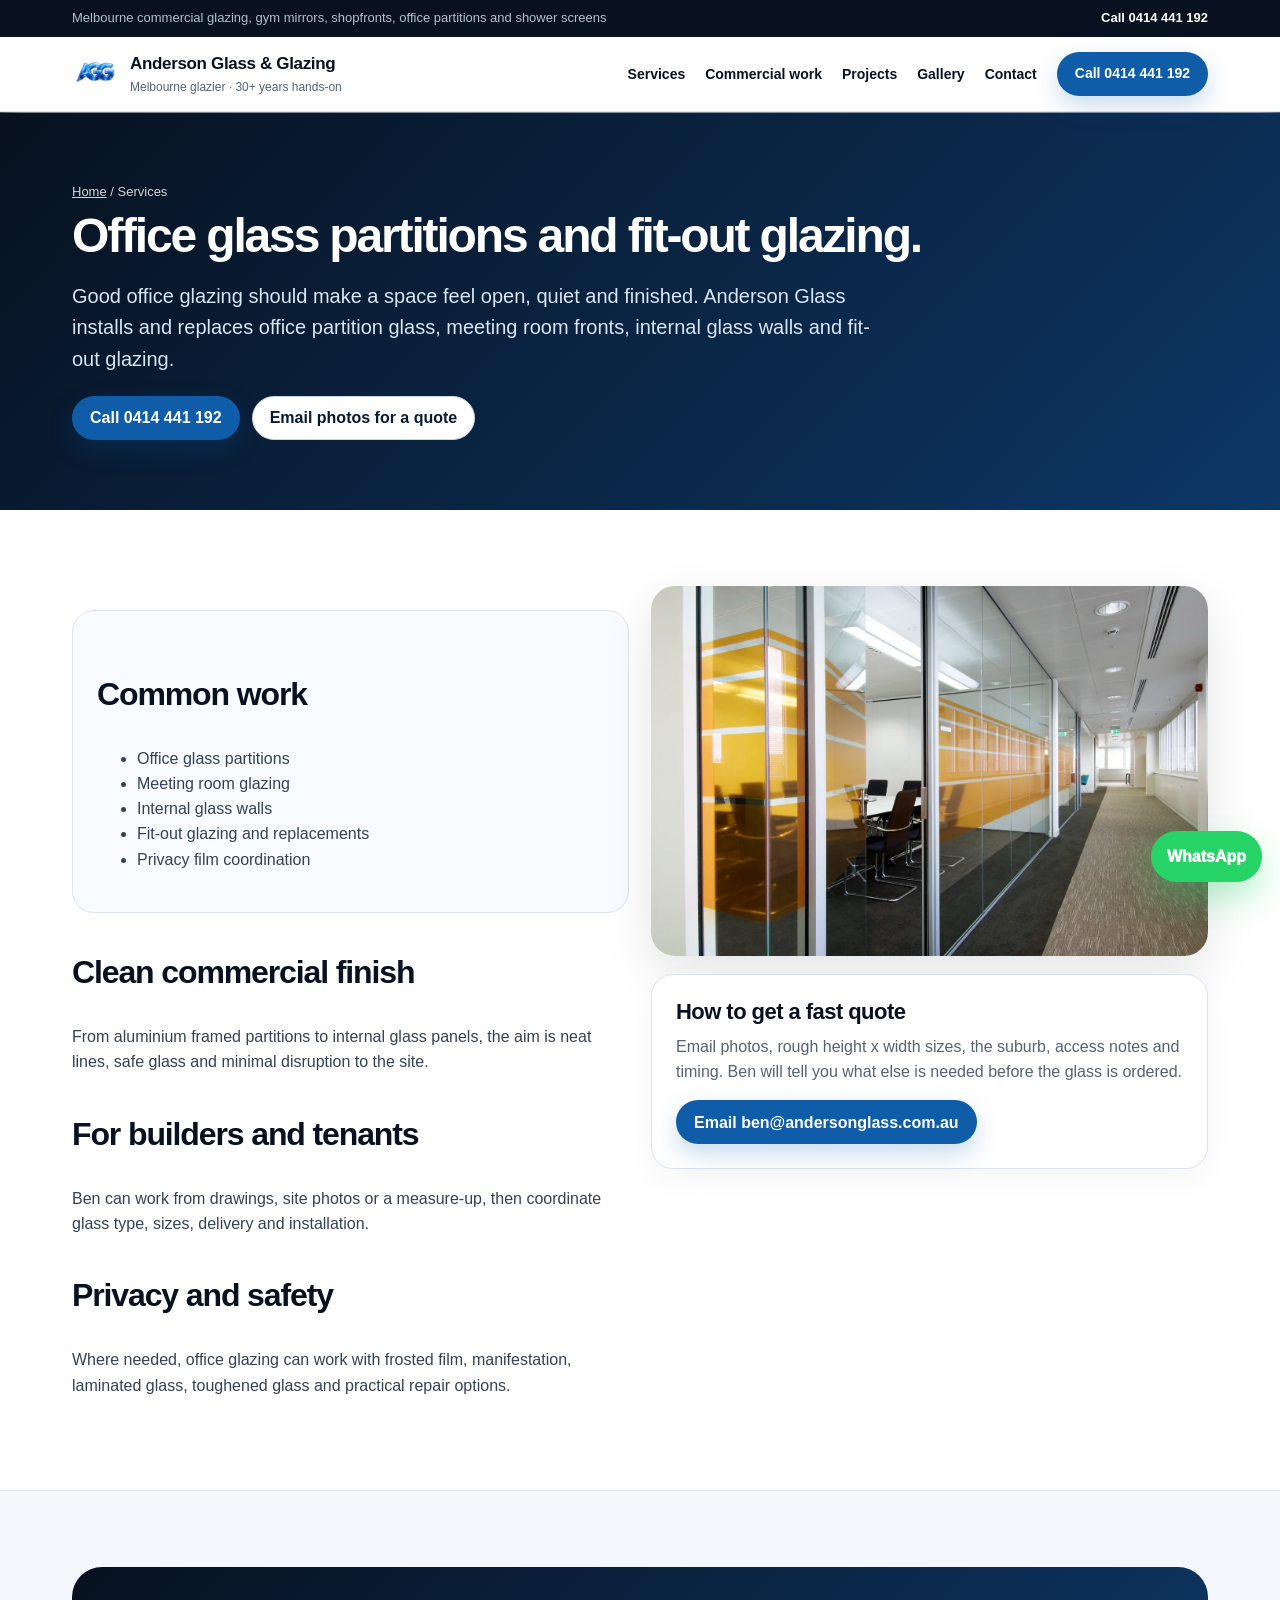
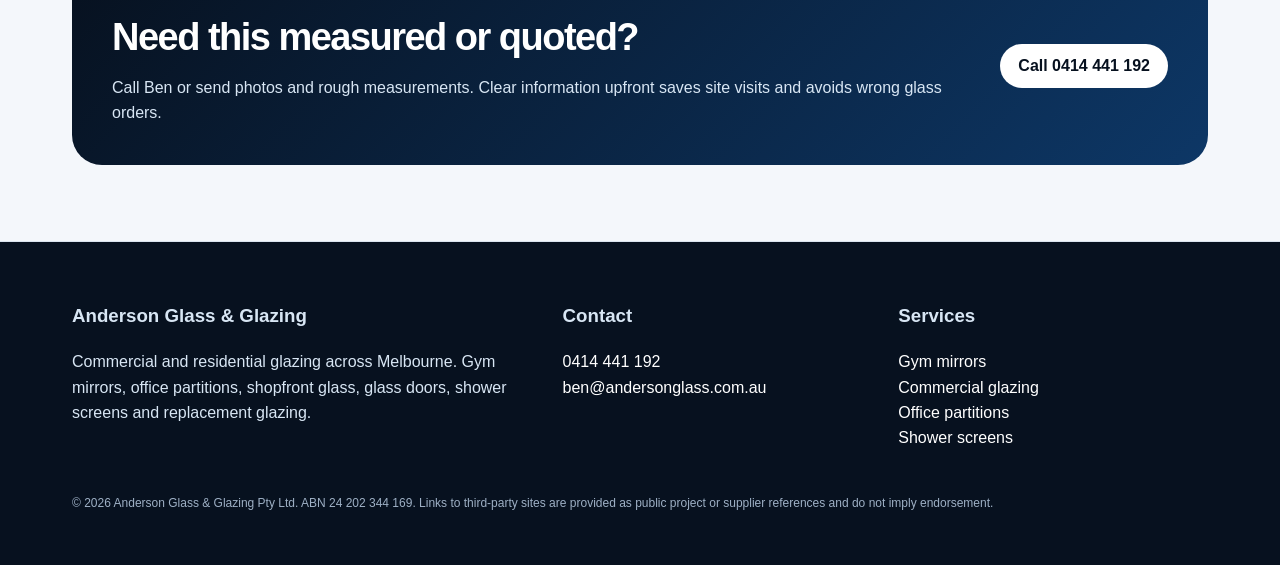
<file: office-glass-partitions-melbourne.html>
<!doctype html><html lang="en-AU"><head><meta charset="utf-8"><meta name="viewport" content="width=device-width, initial-scale=1"><title>Office Glass Partitions Melbourne | Meeting Rooms &amp; Fit-Out Glazing</title><meta name="description" content="Office glass partitions in Melbourne for meeting rooms, office fronts, fit-outs and commercial interiors. Clean glass partition and glazing installation."><link rel="canonical" href="https://andersonglass.com.au/office-glass-partitions-melbourne.html"><meta property="og:title" content="Office Glass Partitions Melbourne | Meeting Rooms &amp; Fit-Out Glazing"><meta property="og:description" content="Office glass partitions in Melbourne for meeting rooms, office fronts, fit-outs and commercial interiors. Clean glass partition and glazing installation."><meta property="og:type" content="website"><meta property="og:url" content="https://andersonglass.com.au/office-glass-partitions-melbourne.html"><meta property="og:image" content="https://andersonglass.com.au/assets/logo.png"><link rel="icon" href="assets/favicon.ico" sizes="any"><link rel="apple-touch-icon" href="assets/apple-touch-icon.png"><link rel="stylesheet" href="assets/site.css">
<script type="application/ld+json">{
  "@context":"https://schema.org",
  "@type":["LocalBusiness","HomeAndConstructionBusiness"],
  "name":"Anderson Glass & Glazing",
  "url":"https://andersonglass.com.au/",
  "image":"https://andersonglass.com.au/assets/logo.png",
  "telephone":"+61414441192",
  "email":"ben@andersonglass.com.au",
  "areaServed":["Melbourne","Narre Warren","Dandenong","Chadstone","Richmond","Frankston","Epping","Hoppers Crossing","Altona","South East Melbourne","Victoria"],
  "priceRange":"$$",
  "description":"Melbourne glazier specialising in commercial glazing, gym mirrors, office glass partitions, shopfront and door glazing, shower screens and glass replacement.",
  "sameAs":["https://www.instagram.com/andersonglassglazing/","https://www.facebook.com/AndersonGlassGlazing"]
}</script>
</head><body>
<a class="skip" href="#main">Skip to content</a>
<div class="topbar"><div class="container"><span>Melbourne commercial glazing, gym mirrors, shopfronts, office partitions and shower screens</span><a href="tel:+61414441192">Call 0414 441 192</a></div></div>
<header><div class="container"><div class="nav">
  <a class="brand" href="/" aria-label="Anderson Glass & Glazing home"><img src="assets/logo.png" alt="Anderson Glass & Glazing logo"><span><strong>Anderson Glass &amp; Glazing</strong><small>Melbourne glazier · 30+ years hands-on</small></span></a>
  <nav class="links" aria-label="Primary navigation"><a href="/#services">Services</a><a href="/#commercial">Commercial work</a><a href="/#projects">Projects</a><a href="/#gallery">Gallery</a><a href="/#contact">Contact</a><a class="btn primary" href="tel:+61414441192">Call 0414 441 192</a></nav>
  <button class="mobile-toggle" onclick="document.querySelector('.mobile-menu').classList.toggle('open')" aria-label="Menu">☰</button>
</div><nav class="mobile-menu" aria-label="Mobile navigation"><a href="/#services">Services</a><a href="/#commercial">Commercial work</a><a href="/#projects">Projects</a><a href="/#gallery">Gallery</a><a href="/#contact">Contact</a><a href="tel:+61414441192">Call 0414 441 192</a></nav></div></header>

<main id="main"><section class="page-hero"><div class="container"><div class="breadcrumb"><a href="/">Home</a> / Services</div><h1>Office glass partitions and fit-out glazing.</h1><p>Good office glazing should make a space feel open, quiet and finished. Anderson Glass installs and replaces office partition glass, meeting room fronts, internal glass walls and fit-out glazing.</p><div class="hero-actions"><a class="btn primary" href="tel:+61414441192">Call 0414 441 192</a><a class="btn ghost" href="mailto:ben@andersonglass.com.au?subject=Office%20glass%20partitions%20and%20fit-out%20glazing.">Email photos for a quote</a></div></div></section>
<section><div class="container grid two"><article class="content"><div class="panel"><h2>Common work</h2><ul><li>Office glass partitions</li><li>Meeting room glazing</li><li>Internal glass walls</li><li>Fit-out glazing and replacements</li><li>Privacy film coordination</li></ul></div><h2>Clean commercial finish</h2><p>From aluminium framed partitions to internal glass panels, the aim is neat lines, safe glass and minimal disruption to the site.</p><h2>For builders and tenants</h2><p>Ben can work from drawings, site photos or a measure-up, then coordinate glass type, sizes, delivery and installation.</p><h2>Privacy and safety</h2><p>Where needed, office glazing can work with frosted film, manifestation, laminated glass, toughened glass and practical repair options.</p></article><aside><img src="assets/photos/Office+Partitions+1.jpg.webp" alt="Anderson Glass commercial glazing work" style="border-radius:24px;box-shadow:var(--shadow);margin-bottom:18px"><div class="card"><h3>How to get a fast quote</h3><p>Email photos, rough height x width sizes, the suburb, access notes and timing. Ben will tell you what else is needed before the glass is ordered.</p><a class="btn primary" href="mailto:ben@andersonglass.com.au?subject=Glazing%20quote%20request">Email ben@andersonglass.com.au</a></div></aside></div></section><section class="section-soft"><div class="container"><div class="quote-box"><div><h2>Need this measured or quoted?</h2><p>Call Ben or send photos and rough measurements. Clear information upfront saves site visits and avoids wrong glass orders.</p></div><a class="btn" href="tel:+61414441192">Call 0414 441 192</a></div></div></section></main>
<a class="whatsapp" href="https://wa.me/61414441192" target="_blank" rel="noopener">WhatsApp</a>
<footer><div class="container"><div class="footer-grid"><div><h3>Anderson Glass &amp; Glazing</h3><p>Commercial and residential glazing across Melbourne. Gym mirrors, office partitions, shopfront glass, glass doors, shower screens and replacement glazing.</p></div><div><h3>Contact</h3><p><a href="tel:+61414441192">0414 441 192</a><br><a href="mailto:ben@andersonglass.com.au">ben@andersonglass.com.au</a></p></div><div><h3>Services</h3><p><a href="/gym-mirrors-melbourne.html">Gym mirrors</a><br><a href="/commercial-glazing-melbourne.html">Commercial glazing</a><br><a href="/office-glass-partitions-melbourne.html">Office partitions</a><br><a href="/shower-screens-melbourne.html">Shower screens</a></p></div></div><p class="fine">© 2026 Anderson Glass &amp; Glazing Pty Ltd. ABN 24 202 344 169. Links to third-party sites are provided as public project or supplier references and do not imply endorsement.</p></div></footer>
<script>document.querySelectorAll('.mobile-menu a').forEach(a=>a.addEventListener('click',()=>document.querySelector('.mobile-menu').classList.remove('open')));</script>
</body></html>
</file>
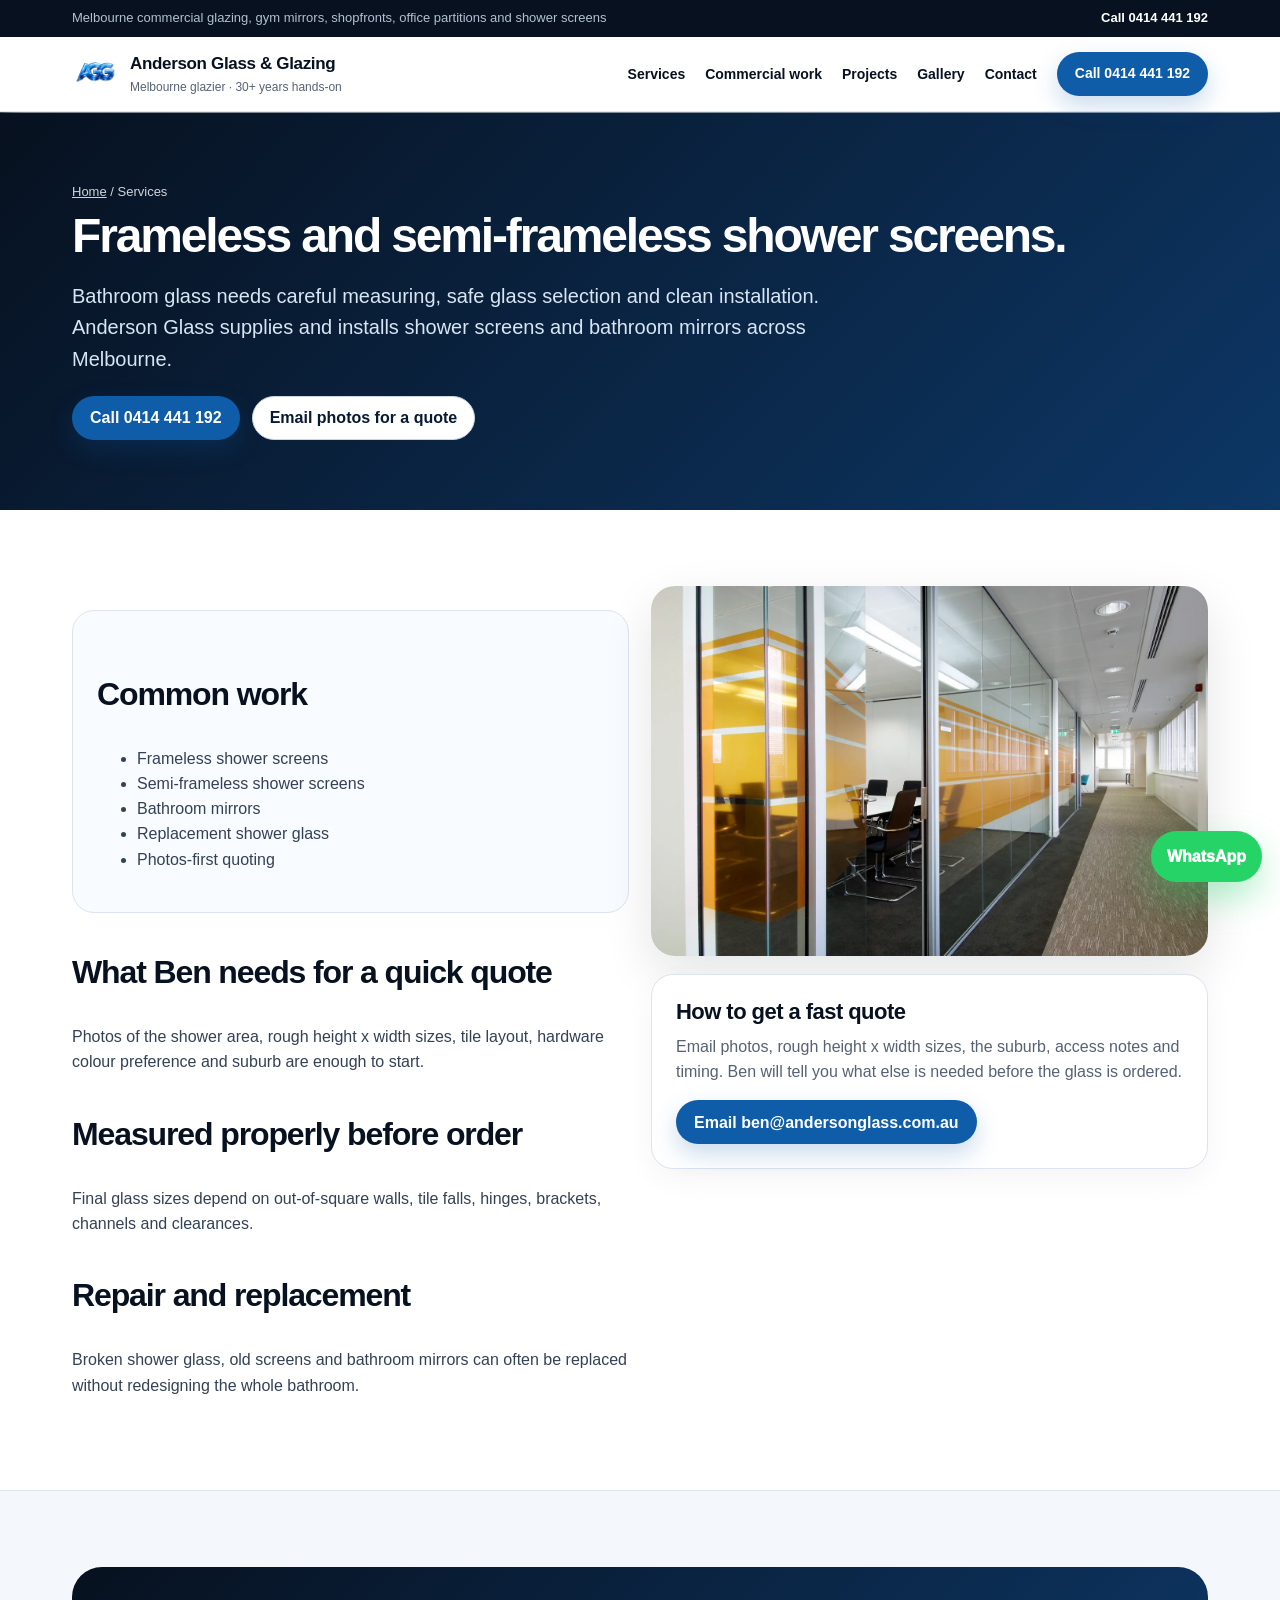
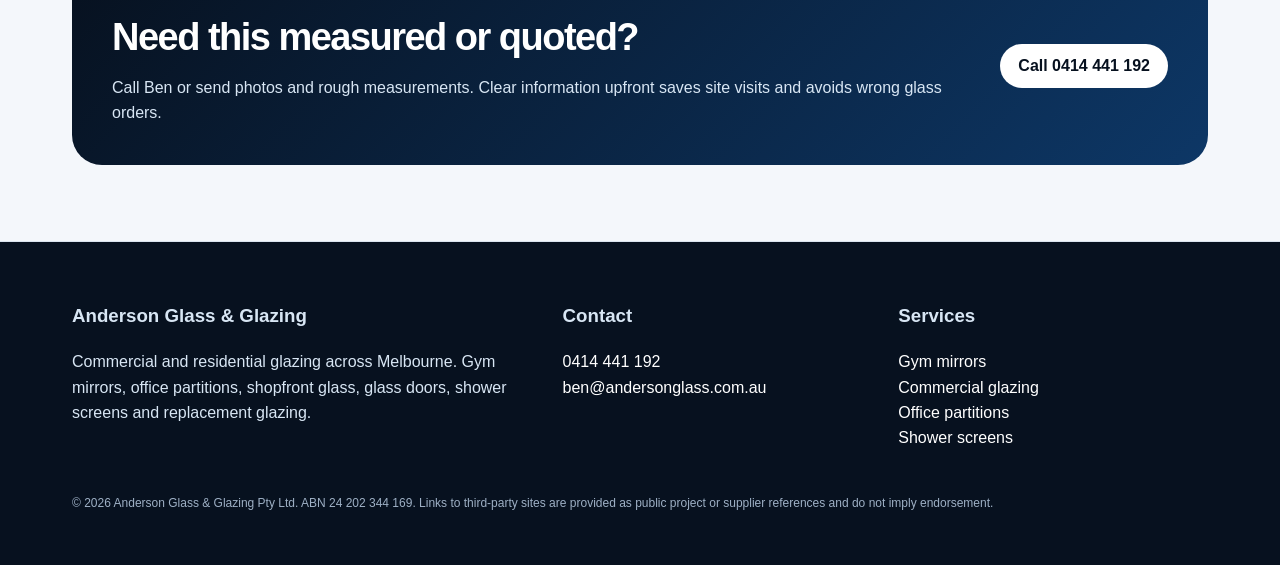
<file: shower-screens-melbourne.html>
<!doctype html><html lang="en-AU"><head><meta charset="utf-8"><meta name="viewport" content="width=device-width, initial-scale=1"><title>Shower Screens Melbourne | Frameless &amp; Semi-Frameless Shower Glass</title><meta name="description" content="Melbourne shower screen installer for frameless and semi-frameless shower screens, bathroom mirrors and replacement shower glass."><link rel="canonical" href="https://andersonglass.com.au/shower-screens-melbourne.html"><meta property="og:title" content="Shower Screens Melbourne | Frameless &amp; Semi-Frameless Shower Glass"><meta property="og:description" content="Melbourne shower screen installer for frameless and semi-frameless shower screens, bathroom mirrors and replacement shower glass."><meta property="og:type" content="website"><meta property="og:url" content="https://andersonglass.com.au/shower-screens-melbourne.html"><meta property="og:image" content="https://andersonglass.com.au/assets/logo.png"><link rel="icon" href="assets/favicon.ico" sizes="any"><link rel="apple-touch-icon" href="assets/apple-touch-icon.png"><link rel="stylesheet" href="assets/site.css">
<script type="application/ld+json">{
  "@context":"https://schema.org",
  "@type":["LocalBusiness","HomeAndConstructionBusiness"],
  "name":"Anderson Glass & Glazing",
  "url":"https://andersonglass.com.au/",
  "image":"https://andersonglass.com.au/assets/logo.png",
  "telephone":"+61414441192",
  "email":"ben@andersonglass.com.au",
  "areaServed":["Melbourne","Narre Warren","Dandenong","Chadstone","Richmond","Frankston","Epping","Hoppers Crossing","Altona","South East Melbourne","Victoria"],
  "priceRange":"$$",
  "description":"Melbourne glazier specialising in commercial glazing, gym mirrors, office glass partitions, shopfront and door glazing, shower screens and glass replacement.",
  "sameAs":["https://www.instagram.com/andersonglassglazing/","https://www.facebook.com/AndersonGlassGlazing"]
}</script>
</head><body>
<a class="skip" href="#main">Skip to content</a>
<div class="topbar"><div class="container"><span>Melbourne commercial glazing, gym mirrors, shopfronts, office partitions and shower screens</span><a href="tel:+61414441192">Call 0414 441 192</a></div></div>
<header><div class="container"><div class="nav">
  <a class="brand" href="/" aria-label="Anderson Glass & Glazing home"><img src="assets/logo.png" alt="Anderson Glass & Glazing logo"><span><strong>Anderson Glass &amp; Glazing</strong><small>Melbourne glazier · 30+ years hands-on</small></span></a>
  <nav class="links" aria-label="Primary navigation"><a href="/#services">Services</a><a href="/#commercial">Commercial work</a><a href="/#projects">Projects</a><a href="/#gallery">Gallery</a><a href="/#contact">Contact</a><a class="btn primary" href="tel:+61414441192">Call 0414 441 192</a></nav>
  <button class="mobile-toggle" onclick="document.querySelector('.mobile-menu').classList.toggle('open')" aria-label="Menu">☰</button>
</div><nav class="mobile-menu" aria-label="Mobile navigation"><a href="/#services">Services</a><a href="/#commercial">Commercial work</a><a href="/#projects">Projects</a><a href="/#gallery">Gallery</a><a href="/#contact">Contact</a><a href="tel:+61414441192">Call 0414 441 192</a></nav></div></header>

<main id="main"><section class="page-hero"><div class="container"><div class="breadcrumb"><a href="/">Home</a> / Services</div><h1>Frameless and semi-frameless shower screens.</h1><p>Bathroom glass needs careful measuring, safe glass selection and clean installation. Anderson Glass supplies and installs shower screens and bathroom mirrors across Melbourne.</p><div class="hero-actions"><a class="btn primary" href="tel:+61414441192">Call 0414 441 192</a><a class="btn ghost" href="mailto:ben@andersonglass.com.au?subject=Frameless%20and%20semi-frameless%20shower%20screens.">Email photos for a quote</a></div></div></section>
<section><div class="container grid two"><article class="content"><div class="panel"><h2>Common work</h2><ul><li>Frameless shower screens</li><li>Semi-frameless shower screens</li><li>Bathroom mirrors</li><li>Replacement shower glass</li><li>Photos-first quoting</li></ul></div><h2>What Ben needs for a quick quote</h2><p>Photos of the shower area, rough height x width sizes, tile layout, hardware colour preference and suburb are enough to start.</p><h2>Measured properly before order</h2><p>Final glass sizes depend on out-of-square walls, tile falls, hinges, brackets, channels and clearances.</p><h2>Repair and replacement</h2><p>Broken shower glass, old screens and bathroom mirrors can often be replaced without redesigning the whole bathroom.</p></article><aside><img src="assets/photos/Office+Partitions+1.jpg.webp" alt="Anderson Glass commercial glazing work" style="border-radius:24px;box-shadow:var(--shadow);margin-bottom:18px"><div class="card"><h3>How to get a fast quote</h3><p>Email photos, rough height x width sizes, the suburb, access notes and timing. Ben will tell you what else is needed before the glass is ordered.</p><a class="btn primary" href="mailto:ben@andersonglass.com.au?subject=Glazing%20quote%20request">Email ben@andersonglass.com.au</a></div></aside></div></section><section class="section-soft"><div class="container"><div class="quote-box"><div><h2>Need this measured or quoted?</h2><p>Call Ben or send photos and rough measurements. Clear information upfront saves site visits and avoids wrong glass orders.</p></div><a class="btn" href="tel:+61414441192">Call 0414 441 192</a></div></div></section></main>
<a class="whatsapp" href="https://wa.me/61414441192" target="_blank" rel="noopener">WhatsApp</a>
<footer><div class="container"><div class="footer-grid"><div><h3>Anderson Glass &amp; Glazing</h3><p>Commercial and residential glazing across Melbourne. Gym mirrors, office partitions, shopfront glass, glass doors, shower screens and replacement glazing.</p></div><div><h3>Contact</h3><p><a href="tel:+61414441192">0414 441 192</a><br><a href="mailto:ben@andersonglass.com.au">ben@andersonglass.com.au</a></p></div><div><h3>Services</h3><p><a href="/gym-mirrors-melbourne.html">Gym mirrors</a><br><a href="/commercial-glazing-melbourne.html">Commercial glazing</a><br><a href="/office-glass-partitions-melbourne.html">Office partitions</a><br><a href="/shower-screens-melbourne.html">Shower screens</a></p></div></div><p class="fine">© 2026 Anderson Glass &amp; Glazing Pty Ltd. ABN 24 202 344 169. Links to third-party sites are provided as public project or supplier references and do not imply endorsement.</p></div></footer>
<script>document.querySelectorAll('.mobile-menu a').forEach(a=>a.addEventListener('click',()=>document.querySelector('.mobile-menu').classList.remove('open')));</script>
</body></html>
</file>
<file: assets/site.css>
:root{
  --ink:#07111f; --muted:#566273; --soft:#f4f7fb; --line:#dbe4ef; --card:#ffffff;
  --blue:#0f5da8; --blue2:#1f8bd8; --navy:#071a33; --aqua:#52c7e8; --green:#21a67a;
  --shadow:0 18px 50px rgba(7,17,31,.11); --radius:22px; --max:1180px;
}
*{box-sizing:border-box} html{scroll-behavior:smooth; scroll-padding-top:92px}
body{margin:0;font-family:-apple-system,BlinkMacSystemFont,"Segoe UI",Roboto,Inter,Arial,sans-serif;color:var(--ink);background:#fff;line-height:1.58;-webkit-font-smoothing:antialiased;text-rendering:optimizeLegibility}
a{color:inherit} a:hover{text-decoration-color:var(--blue2)} img{max-width:100%;height:auto;display:block}.container{max-width:var(--max);margin:auto;padding:0 22px}.skip{position:absolute;left:-999px}.skip:focus{left:16px;top:16px;background:#fff;padding:10px 14px;border-radius:10px;z-index:99}
.topbar{background:#07111f;color:#d8e7f8;font-size:13px}.topbar .container{display:flex;gap:18px;justify-content:space-between;align-items:center;padding-top:8px;padding-bottom:8px}.topbar a{color:#fff;text-decoration:none;font-weight:700}.topbar span{opacity:.82}
header{position:sticky;top:0;z-index:50;background:rgba(255,255,255,.94);backdrop-filter:saturate(180%) blur(14px);border-bottom:1px solid rgba(219,228,239,.86)}.nav{display:flex;align-items:center;justify-content:space-between;gap:18px;padding:14px 0}.brand{display:flex;align-items:center;gap:12px;text-decoration:none}.brand img{width:46px}.brand strong{display:block;font-size:17px;letter-spacing:-.02em}.brand small{display:block;color:var(--muted);font-size:12px;margin-top:1px}.links{display:flex;align-items:center;gap:20px;font-size:14px;font-weight:760}.links a{text-decoration:none}.btn{display:inline-flex;align-items:center;justify-content:center;gap:8px;border-radius:999px;padding:11px 17px;border:1px solid transparent;text-decoration:none;font-weight:850;line-height:1.1;min-height:44px}.btn.primary{background:var(--blue);color:#fff;box-shadow:0 10px 24px rgba(15,93,168,.22)}.btn.primary:hover{background:#0b4f91}.btn.ghost{border-color:#c7d5e6;background:#fff;color:var(--navy)}.btn.dark{background:#07111f;color:#fff}.mobile-toggle{display:none;border:1px solid var(--line);background:#fff;border-radius:12px;width:44px;height:44px;font-size:22px}.mobile-menu{display:none;padding:0 0 14px}.mobile-menu a{display:block;padding:12px 0;text-decoration:none;font-weight:800;border-top:1px solid var(--line)}
.hero{position:relative;overflow:hidden;background:linear-gradient(135deg,#f7fbff 0%,#edf6ff 44%,#ffffff 100%);border-bottom:1px solid var(--line)}.hero:before{content:"";position:absolute;inset:-20% -10% auto 45%;height:560px;background:radial-gradient(circle at 30% 30%,rgba(82,199,232,.36),transparent 42%),radial-gradient(circle at 70% 55%,rgba(15,93,168,.25),transparent 46%);filter:blur(2px)}.hero-grid{position:relative;display:grid;grid-template-columns:1.12fr .88fr;gap:44px;align-items:center;padding:68px 0}.kicker{letter-spacing:.16em;text-transform:uppercase;color:var(--blue);font-size:12px;font-weight:950}.hero h1{font-size:clamp(42px,6vw,72px);line-height:.98;margin:13px 0 18px;letter-spacing:-.065em}.lead{font-size:clamp(18px,2.3vw,23px);color:#324155;margin:0 0 26px;max-width:720px}.hero-actions{display:flex;flex-wrap:wrap;gap:12px}.trust-row{display:grid;grid-template-columns:repeat(3,1fr);gap:12px;margin-top:30px}.trust{padding:16px;border:1px solid var(--line);border-radius:18px;background:rgba(255,255,255,.72)}.trust strong{display:block;font-size:24px;line-height:1;color:var(--navy)}.trust span{display:block;color:var(--muted);font-size:13px;margin-top:6px}.hero-card{border-radius:28px;overflow:hidden;background:#07111f;color:#fff;box-shadow:var(--shadow);border:1px solid rgba(7,17,31,.08)}.hero-card img{height:330px;width:100%;object-fit:cover}.hero-card .pad{padding:24px}.hero-card h2{font-size:25px;line-height:1.08;margin:0 0 10px;color:#fff}.hero-card p{margin:0;color:#d7e2ef}.pills{display:flex;flex-wrap:wrap;gap:8px;margin-top:18px}.pill{border:1px solid rgba(255,255,255,.22);background:rgba(255,255,255,.08);border-radius:999px;padding:7px 10px;font-size:12px;font-weight:850;color:#fff}
section{padding:76px 0}.section-soft{background:var(--soft);border-top:1px solid var(--line);border-bottom:1px solid var(--line)}.section-head{max-width:820px;margin-bottom:30px}.section-head h2,.page-hero h1{font-size:clamp(32px,4vw,48px);letter-spacing:-.045em;line-height:1.04;margin:8px 0 14px}.section-head p{font-size:18px;color:var(--muted);margin:0}.grid{display:grid;gap:22px}.grid.services{grid-template-columns:repeat(3,1fr)}.grid.two{grid-template-columns:repeat(2,1fr)}.card{background:var(--card);border:1px solid var(--line);border-radius:var(--radius);padding:24px;box-shadow:0 10px 30px rgba(7,17,31,.045)}.card h3{font-size:22px;letter-spacing:-.025em;line-height:1.14;margin:0 0 10px}.card p{color:var(--muted);margin:0 0 16px}.card ul{padding-left:19px;margin:0;color:#334155}.card li{margin:6px 0}.card a.more{font-weight:900;color:var(--blue);text-decoration:none}.service-icon{width:46px;height:46px;border-radius:14px;display:grid;place-items:center;background:#e8f4ff;color:var(--blue);font-weight:900;margin-bottom:14px}.feature{display:grid;grid-template-columns:1fr 1fr;gap:28px;align-items:center}.feature img{border-radius:24px;box-shadow:var(--shadow);height:410px;width:100%;object-fit:cover}.feature-text{padding:8px}.feature-text h2{font-size:clamp(32px,4vw,52px);letter-spacing:-.05em;line-height:1.02;margin:0 0 14px}.feature-text p{font-size:18px;color:var(--muted)}.checklist{display:grid;grid-template-columns:repeat(2,1fr);gap:12px;margin-top:22px}.check{background:#fff;border:1px solid var(--line);border-radius:16px;padding:13px 14px;font-weight:800}.check:before{content:"✓";color:var(--green);margin-right:8px}.project-list{display:grid;gap:14px}.project{display:grid;grid-template-columns:210px 1fr auto;gap:18px;align-items:center;background:#fff;border:1px solid var(--line);border-radius:20px;padding:18px}.project strong{font-size:18px}.project p{margin:4px 0 0;color:var(--muted)}.tag{display:inline-flex;border:1px solid #cfe0f2;background:#f1f7fd;color:#164b7e;border-radius:999px;padding:6px 9px;font-weight:850;font-size:12px}.external-links{display:flex;flex-wrap:wrap;gap:10px;margin-top:18px}.external-links a{border:1px solid var(--line);background:#fff;border-radius:999px;padding:9px 12px;text-decoration:none;font-weight:800;color:var(--navy)}.gallery{display:grid;grid-template-columns:repeat(3,1fr);gap:16px}.gallery figure{margin:0;background:#fff;border:1px solid var(--line);border-radius:20px;overflow:hidden}.gallery img{width:100%;height:230px;object-fit:cover}.gallery figcaption{padding:12px 14px;color:#344154;font-size:14px}.quote-box{background:linear-gradient(135deg,#07111f,#0d3766);color:#fff;border-radius:30px;padding:40px;display:grid;grid-template-columns:1fr auto;align-items:center;gap:24px}.quote-box h2{font-size:38px;letter-spacing:-.04em;margin:0 0 8px}.quote-box p{margin:0;color:#d8e6f4}.quote-box .btn{background:#fff;color:#07111f}.page-hero{background:linear-gradient(135deg,#07111f,#0d3766);color:#fff;padding:70px 0}.page-hero p{max-width:800px;color:#d8e6f4;font-size:20px}.breadcrumb{font-size:13px;opacity:.82}.breadcrumb a{color:#fff}.content{max-width:900px}.content h2{font-size:32px;letter-spacing:-.035em;margin-top:34px}.content p,.content li{color:#344154}.content .panel{background:#f8fbff;border:1px solid var(--line);border-radius:22px;padding:24px;margin:24px 0}.supplier-grid{display:grid;grid-template-columns:repeat(4,1fr);gap:14px}.supplier-grid a{background:#fff;border:1px solid var(--line);border-radius:16px;text-decoration:none;padding:16px;font-weight:900;color:var(--navy)}footer{background:#07111f;color:#d8e6f4;padding:40px 0}.footer-grid{display:grid;grid-template-columns:1.2fr .8fr .8fr;gap:26px}.footer-grid a{color:#fff;text-decoration:none}.fine{font-size:12px;color:#9eb0c5;margin-top:28px}.whatsapp{position:fixed;right:18px;bottom:18px;z-index:40;background:#25d366;color:#fff;text-decoration:none;border-radius:999px;padding:13px 16px;font-weight:950;box-shadow:0 15px 35px rgba(37,211,102,.35)}
@media(max-width:920px){.links{display:none}.mobile-toggle{display:inline-grid;place-items:center}.mobile-menu.open{display:block}.hero-grid,.feature,.grid.services,.grid.two,.footer-grid{grid-template-columns:1fr}.hero-grid{padding:46px 0}.trust-row{grid-template-columns:1fr}.project{grid-template-columns:1fr}.gallery{grid-template-columns:1fr 1fr}.quote-box{grid-template-columns:1fr}.supplier-grid{grid-template-columns:repeat(2,1fr)}}
@media(max-width:560px){.topbar .container{display:block}.hero h1{font-size:40px}.gallery{grid-template-columns:1fr}.checklist{grid-template-columns:1fr}.quote-box{padding:26px}.supplier-grid{grid-template-columns:1fr}.hero-card img{height:240px}}
</file>
